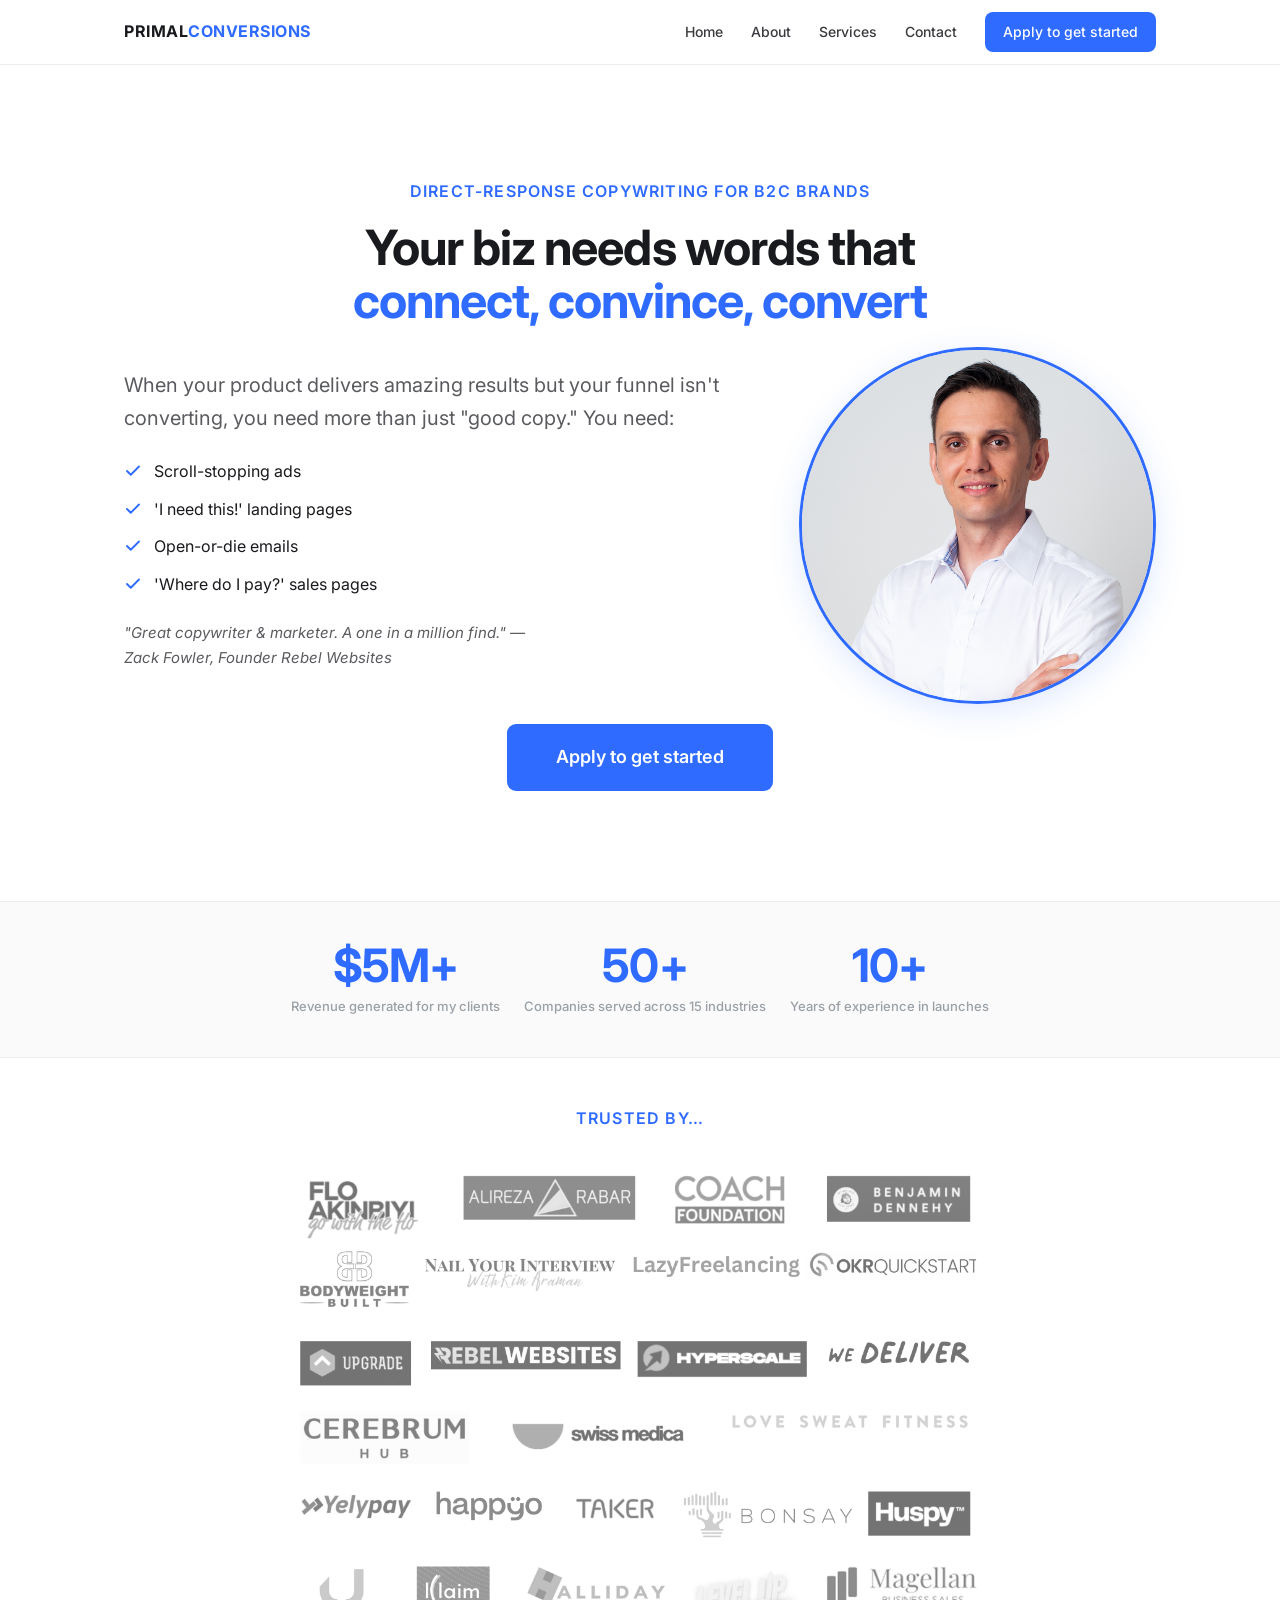
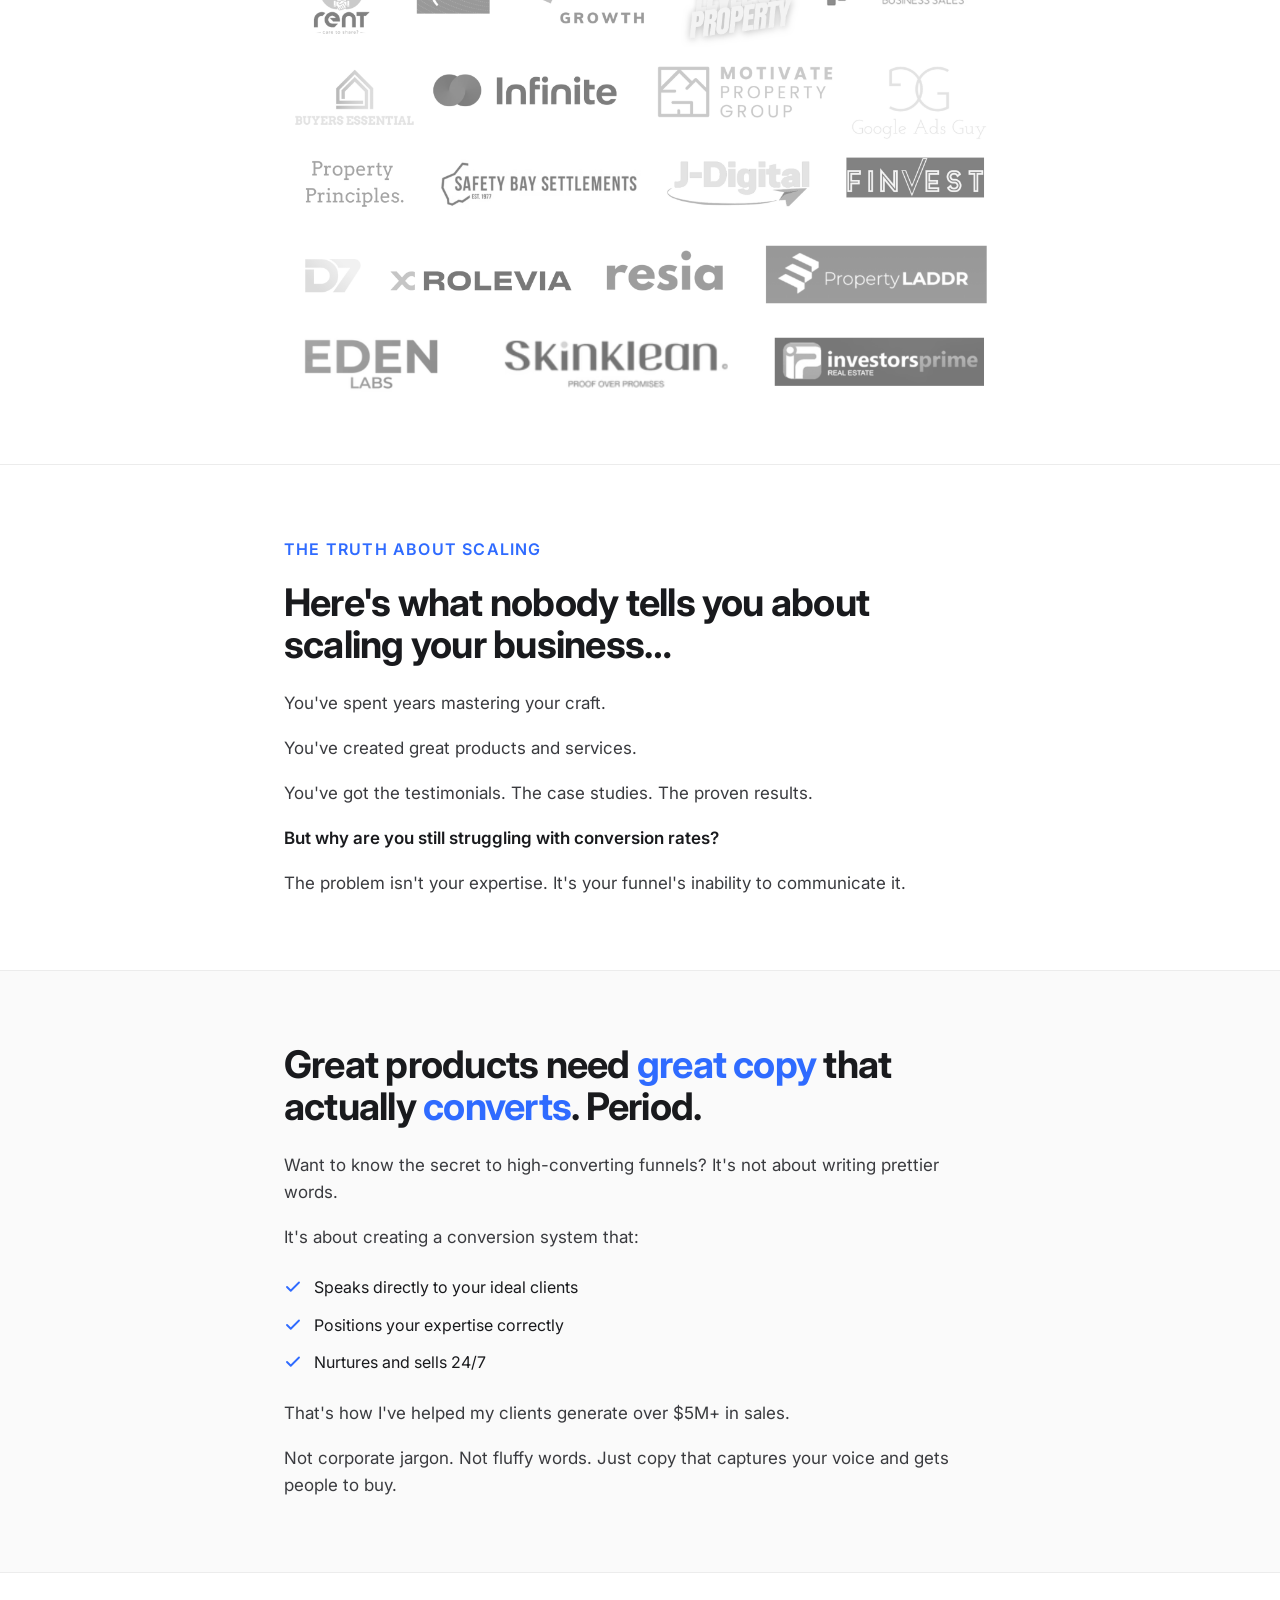
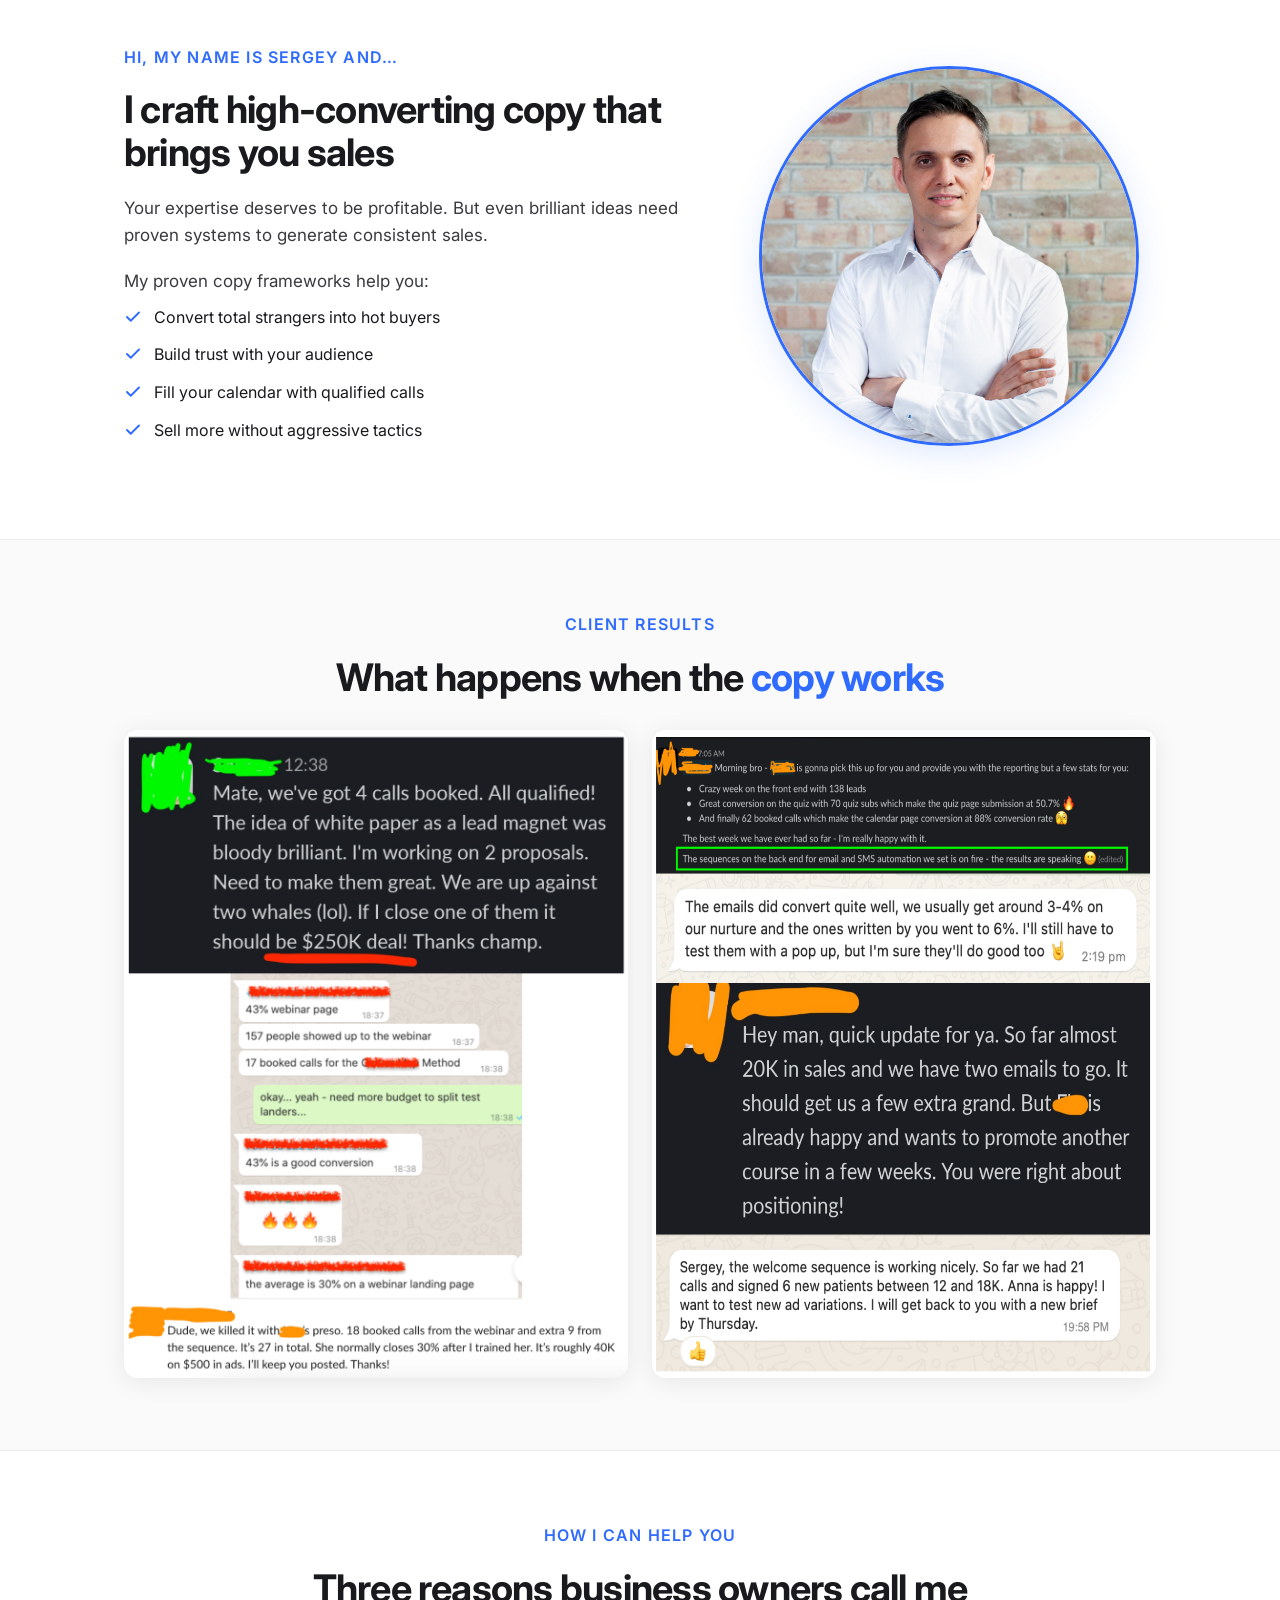
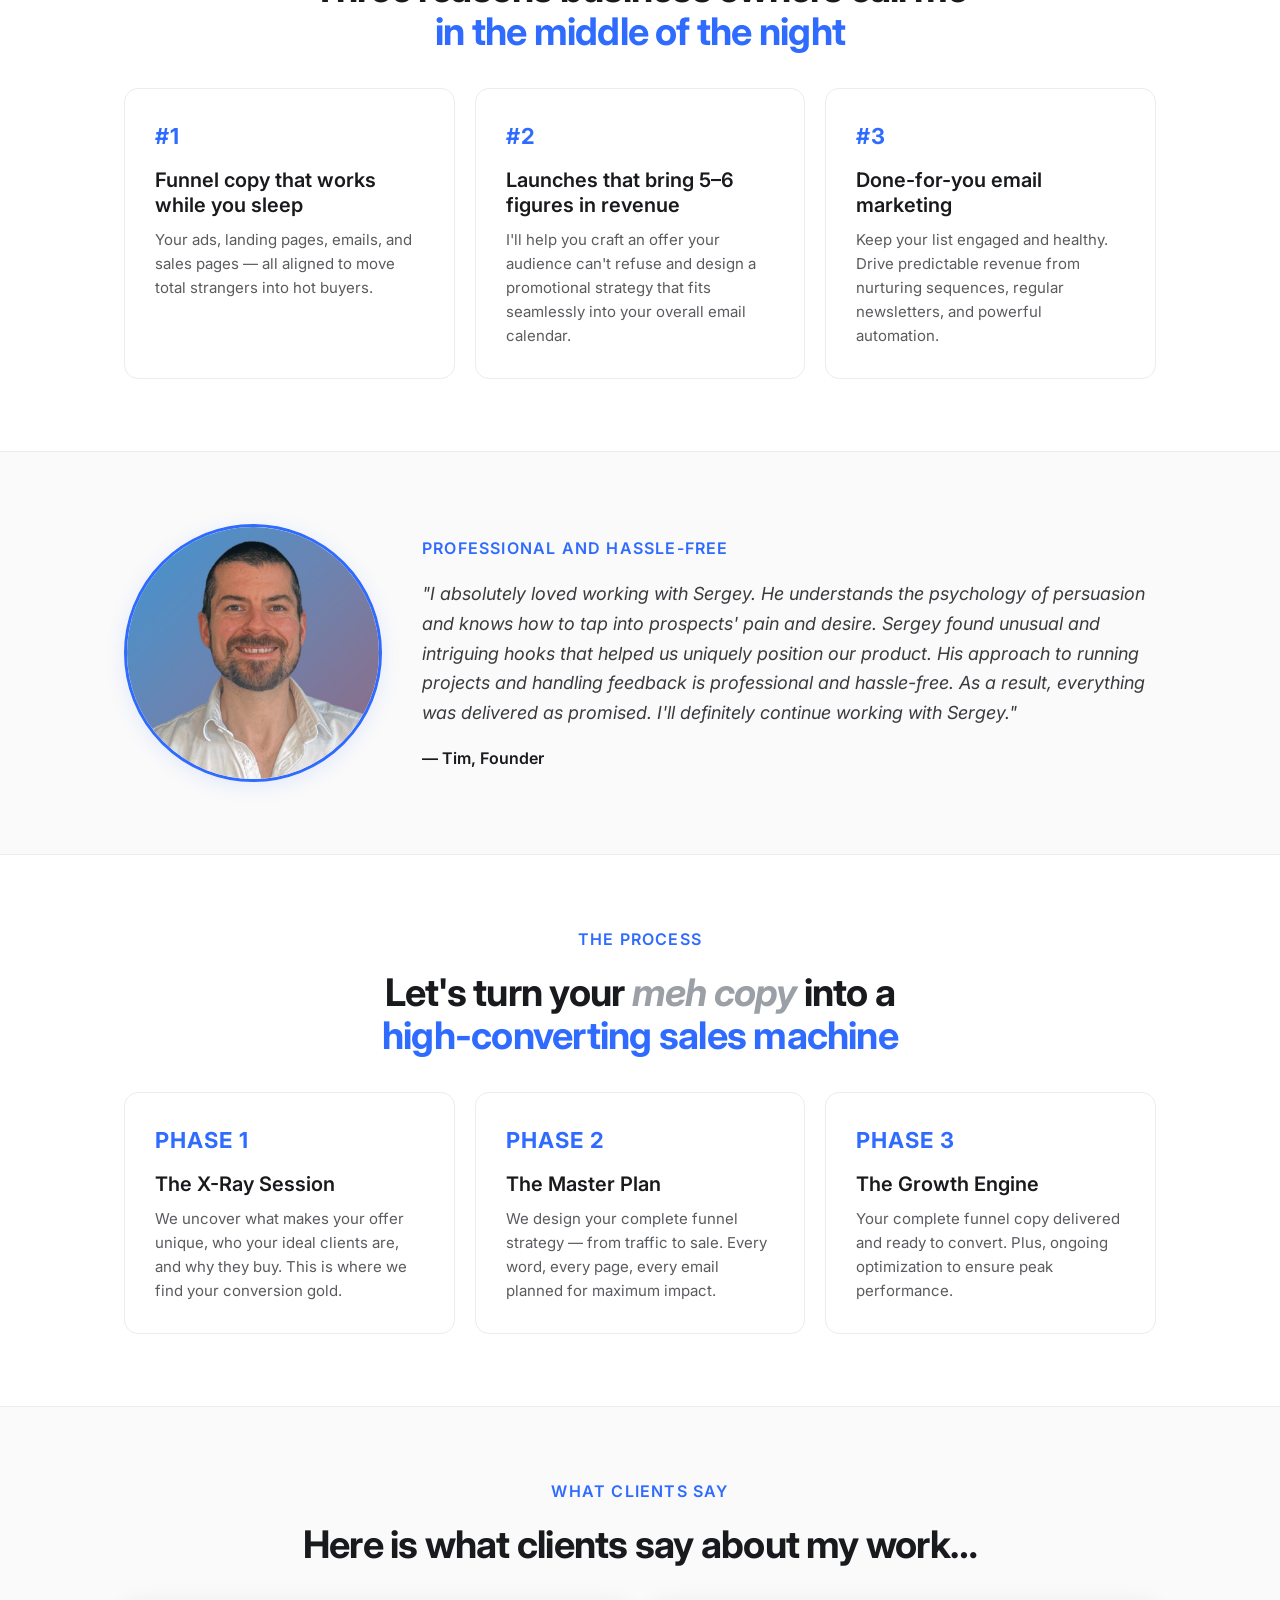
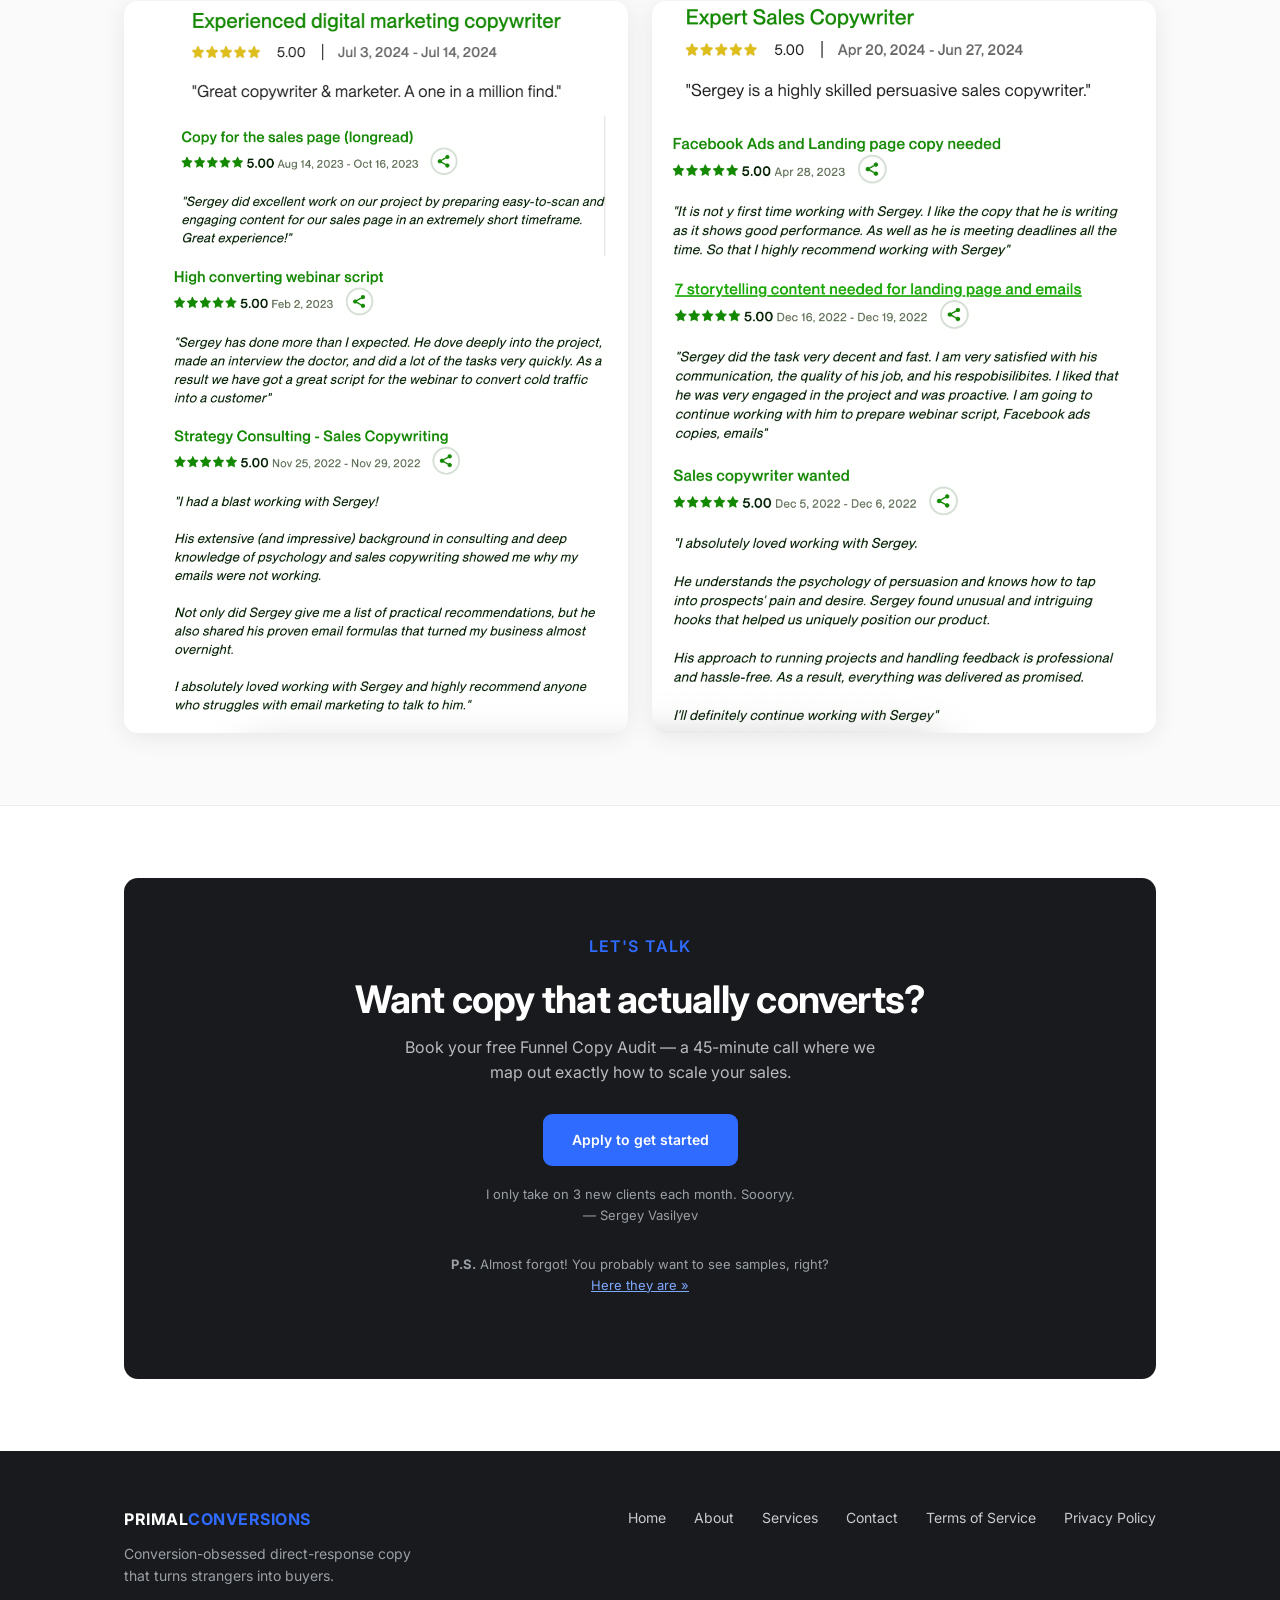
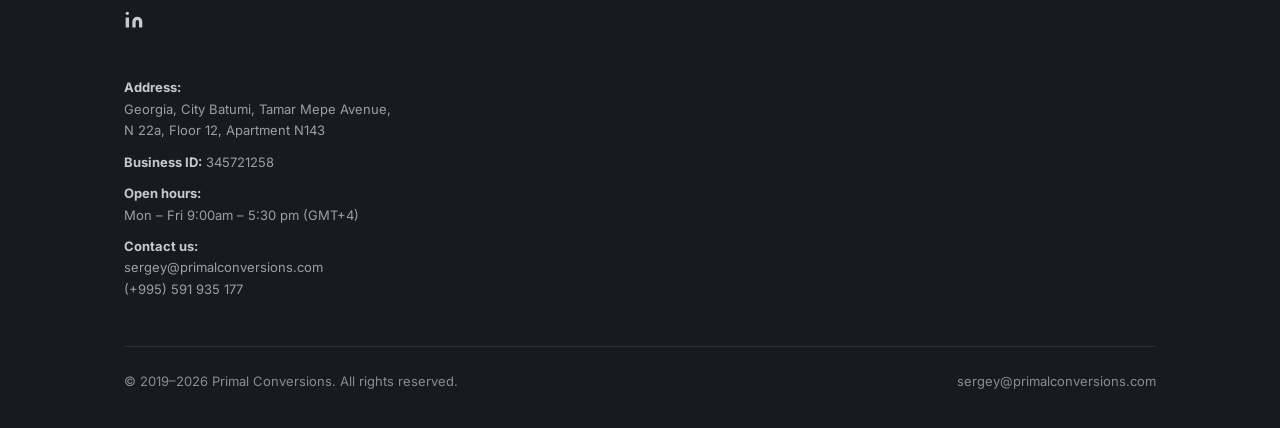
<file: index.html>
<!DOCTYPE html>
<html lang="en">
<head>
<meta charset="UTF-8">
<meta name="viewport" content="width=device-width, initial-scale=1.0">
<title>Primal Conversions — Direct-Response Copy That Converts</title>
<meta name="description" content="Direct-response copywriting that connects, convinces, and converts. Ads, landing pages, emails, and sales pages that turn strangers into buyers.">
<link rel="preconnect" href="https://fonts.googleapis.com">
<link rel="preconnect" href="https://fonts.gstatic.com" crossorigin>
<link href="https://fonts.googleapis.com/css2?family=Inter:wght@400;500;600;700&display=swap" rel="stylesheet">
<link rel="icon" type="image/x-icon" href="favicon.ico">
<link rel="icon" type="image/svg+xml" href="favicon.svg">
<link rel="apple-touch-icon" href="apple-touch-icon.png">
<link rel="stylesheet" href="styles.css">
</head>
<body>

<nav class="nav">
  <div class="wrap">
    <a href="index.html" class="logo">PRIMAL<span class="accent">CONVERSIONS</span></a>
    <button class="menu-btn" aria-label="Menu" onclick="document.getElementById('nav').classList.toggle('open')">&#9776;</button>
    <div class="nav-links" id="nav">
      <a href="index.html">Home</a>
      <a href="about.html">About</a>
      <a href="services.html">Services</a>
      <a href="contact.html">Contact</a>
      <a href="https://calendly.com/primal-conversions/book-your-copy-call-with-sergey" target="_blank" rel="noopener" class="nav-cta">Apply to get started</a>
    </div>
  </div>
</nav>

<!-- HERO -->
<section class="hero">
  <div class="wrap">
    <div class="hero-head">
      <div class="tag reveal">Direct-response copywriting for B2C Brands</div>
      <h1 class="reveal">Your biz needs words that<br><span class="accent">connect, convince, convert</span></h1>
    </div>
    <div class="hero-body">
      <div class="hero-copy">
        <p class="lead reveal">When your product delivers amazing results but your funnel isn't converting, you need more than just "good copy." You need:</p>
        <ul class="check reveal">
          <li><svg width="18" height="18" viewBox="0 0 24 24" fill="none"><path d="M20 6L9 17l-5-5" stroke="#2F6BFF" stroke-width="2.5" stroke-linecap="round" stroke-linejoin="round"/></svg>Scroll-stopping ads</li>
          <li><svg width="18" height="18" viewBox="0 0 24 24" fill="none"><path d="M20 6L9 17l-5-5" stroke="#2F6BFF" stroke-width="2.5" stroke-linecap="round" stroke-linejoin="round"/></svg>'I need this!' landing pages</li>
          <li><svg width="18" height="18" viewBox="0 0 24 24" fill="none"><path d="M20 6L9 17l-5-5" stroke="#2F6BFF" stroke-width="2.5" stroke-linecap="round" stroke-linejoin="round"/></svg>Open-or-die emails</li>
          <li><svg width="18" height="18" viewBox="0 0 24 24" fill="none"><path d="M20 6L9 17l-5-5" stroke="#2F6BFF" stroke-width="2.5" stroke-linecap="round" stroke-linejoin="round"/></svg>'Where do I pay?' sales pages</li>
        </ul>
        <p class="lead reveal" style="font-style:italic;font-size:15px;margin-top:20px">"Great copywriter &amp; marketer. A one in a million find." — Zack Fowler, Founder Rebel Websites</p>
      </div>
      <div class="hero-img-wrap reveal">
        <img src="images/hero image.png" alt="Sergey Vasilyev — Primal Conversions" class="hero-img">
      </div>
    </div>
    <div class="hero-cta reveal">
      <a href="https://calendly.com/primal-conversions/book-your-copy-call-with-sergey" target="_blank" rel="noopener" class="btn btn-primary btn-lg">Apply to get started</a>
    </div>
  </div>
</section>

<!-- STATS -->
<section class="stats" style="padding:40px 0">
  <div class="wrap">
    <div class="stat reveal"><div class="num">$5M+</div><div class="lbl">Revenue generated for my clients</div></div>
    <div class="stat reveal"><div class="num">50+</div><div class="lbl">Companies served across 15 industries</div></div>
    <div class="stat reveal"><div class="num">10+</div><div class="lbl">Years of experience in launches</div></div>
  </div>
</section>

<!-- LOGOS -->
<div class="logos">
  <div class="wrap">
    <div class="label">TRUSTED BY&hellip;</div>
    <div class="logo-img-wrap reveal">
      <img src="images/client logos-.png" alt="Clients trusted by Primal Conversions" class="client-logos-img">
    </div>
  </div>
</div>

<!-- STORY 1 -->
<section>
  <div class="wrap prose" style="max-width:760px">
    <div class="tag reveal">The truth about scaling</div>
    <h2 class="reveal" style="margin-bottom:24px">Here's what nobody tells you about scaling your business&hellip;</h2>
    <div class="reveal">
      <p>You've spent years mastering your craft.</p>
      <p>You've created great products and services.</p>
      <p>You've got the testimonials. The case studies. The proven results.</p>
      <p><strong>But why are you still struggling with conversion rates?</strong></p>
      <p>The problem isn't your expertise. It's your funnel's inability to communicate it.</p>
    </div>
  </div>
</section>

<!-- STORY 2 -->
<section style="background:var(--surface);border-top:1px solid var(--line);border-bottom:1px solid var(--line)">
  <div class="wrap prose" style="max-width:760px">
    <h2 class="reveal" style="margin-bottom:24px">Great products need <span class="accent">great copy</span> that actually <span class="accent">converts</span>. Period.</h2>
    <div class="reveal">
      <p>Want to know the secret to high-converting funnels? It's not about writing prettier words.</p>
      <p>It's about creating a conversion system that:</p>
    </div>
    <ul class="check reveal">
      <li><svg width="18" height="18" viewBox="0 0 24 24" fill="none"><path d="M20 6L9 17l-5-5" stroke="#2F6BFF" stroke-width="2.5" stroke-linecap="round" stroke-linejoin="round"/></svg>Speaks directly to your ideal clients</li>
      <li><svg width="18" height="18" viewBox="0 0 24 24" fill="none"><path d="M20 6L9 17l-5-5" stroke="#2F6BFF" stroke-width="2.5" stroke-linecap="round" stroke-linejoin="round"/></svg>Positions your expertise correctly</li>
      <li><svg width="18" height="18" viewBox="0 0 24 24" fill="none"><path d="M20 6L9 17l-5-5" stroke="#2F6BFF" stroke-width="2.5" stroke-linecap="round" stroke-linejoin="round"/></svg>Nurtures and sells 24/7</li>
    </ul>
    <div class="reveal prose">
      <p>That's how I've helped my clients generate over $5M+ in sales.</p>
      <p>Not corporate jargon. Not fluffy words. Just copy that captures your voice and gets people to buy.</p>
    </div>
  </div>
</section>

<!-- INTRO / SERGEY -->
<section>
  <div class="wrap">
    <div class="two-col">
      <div class="reveal prose">
        <div class="tag">Hi, my name is Sergey and&hellip;</div>
        <h2 style="margin-bottom:22px">I craft high-converting copy that brings you sales</h2>
        <p>Your expertise deserves to be profitable. But even brilliant ideas need proven systems to generate consistent sales.</p>
        <p style="margin-bottom:10px">My proven copy frameworks help you:</p>
        <ul class="check" style="margin-top:6px">
          <li><svg width="18" height="18" viewBox="0 0 24 24" fill="none"><path d="M20 6L9 17l-5-5" stroke="#2F6BFF" stroke-width="2.5" stroke-linecap="round" stroke-linejoin="round"/></svg>Convert total strangers into hot buyers</li>
          <li><svg width="18" height="18" viewBox="0 0 24 24" fill="none"><path d="M20 6L9 17l-5-5" stroke="#2F6BFF" stroke-width="2.5" stroke-linecap="round" stroke-linejoin="round"/></svg>Build trust with your audience</li>
          <li><svg width="18" height="18" viewBox="0 0 24 24" fill="none"><path d="M20 6L9 17l-5-5" stroke="#2F6BFF" stroke-width="2.5" stroke-linecap="round" stroke-linejoin="round"/></svg>Fill your calendar with qualified calls</li>
          <li><svg width="18" height="18" viewBox="0 0 24 24" fill="none"><path d="M20 6L9 17l-5-5" stroke="#2F6BFF" stroke-width="2.5" stroke-linecap="round" stroke-linejoin="round"/></svg>Sell more without aggressive tactics</li>
        </ul>
      </div>
      <div class="reveal" style="display:flex;justify-content:center">
        <img src="images/about us image.jpg" alt="Sergey Vasilyev" class="about-img">
      </div>
    </div>
  </div>
</section>

<!-- RESULT CARDS -->
<section style="background:var(--surface);border-top:1px solid var(--line);border-bottom:1px solid var(--line)">
  <div class="wrap">
    <div class="tag reveal" style="text-align:center;justify-content:center">Client results</div>
    <h2 class="reveal" style="margin-bottom:32px;text-align:center">What happens when the <span class="blue">copy works</span></h2>
    <div class="results-imgs">
      <img src="images/results 1.png" alt="Client results 1" class="results-img reveal">
      <img src="images/results 2.png" alt="Client results 2" class="results-img reveal">
    </div>
  </div>
</section>

<!-- THREE REASONS -->
<section>
  <div class="wrap">
    <div class="tag reveal" style="justify-content:center;text-align:center">How I can help you</div>
    <h2 class="reveal" style="margin-bottom:36px;text-align:center">Three reasons business owners call me<br><span class="blue">in the middle of the night</span></h2>
    <div class="grid grid-3">
      <div class="card reveal">
        <div class="step">#1</div>
        <h3>Funnel copy that works while you sleep</h3>
        <p>Your ads, landing pages, emails, and sales pages — all aligned to move total strangers into hot buyers.</p>
      </div>
      <div class="card reveal">
        <div class="step">#2</div>
        <h3>Launches that bring 5–6 figures in revenue</h3>
        <p>I'll help you craft an offer your audience can't refuse and design a promotional strategy that fits seamlessly into your overall email calendar.</p>
      </div>
      <div class="card reveal">
        <div class="step">#3</div>
        <h3>Done-for-you email marketing</h3>
        <p>Keep your list engaged and healthy. Drive predictable revenue from nurturing sequences, regular newsletters, and powerful automation.</p>
      </div>
    </div>
  </div>
</section>

<!-- FEATURE TESTIMONIAL -->
<section style="background:var(--surface);border-top:1px solid var(--line);border-bottom:1px solid var(--line)">
  <div class="wrap">
    <div class="testimonial-row">
      <div class="reveal testimonial-photo">
        <img src="images/tim.jpeg" alt="Tim" class="tim-img">
      </div>
      <div class="reveal testimonial-body">
        <div class="tag">Professional and hassle-free</div>
        <p class="prose" style="font-size:18px;font-style:italic;color:var(--ink-soft);line-height:1.65">"I absolutely loved working with Sergey. He understands the psychology of persuasion and knows how to tap into prospects' pain and desire. Sergey found unusual and intriguing hooks that helped us uniquely position our product. His approach to running projects and handling feedback is professional and hassle-free. As a result, everything was delivered as promised. I'll definitely continue working with Sergey."</p>
        <p style="margin-top:18px;font-weight:600">— Tim, Founder</p>
      </div>
    </div>
  </div>
</section>

<!-- PHASES -->
<section>
  <div class="wrap">
    <div class="tag reveal" style="text-align:center">The process</div>
    <h2 class="reveal" style="margin-bottom:36px;text-align:center">Let's turn your <span style="color:var(--faint);font-style:italic">meh copy</span> into a<br><span class="accent">high-converting sales machine</span></h2>
    <div class="grid grid-3">
      <div class="card reveal">
        <div class="step">PHASE 1</div>
        <h3>The X-Ray Session</h3>
        <p>We uncover what makes your offer unique, who your ideal clients are, and why they buy. This is where we find your conversion gold.</p>
      </div>
      <div class="card reveal">
        <div class="step">PHASE 2</div>
        <h3>The Master Plan</h3>
        <p>We design your complete funnel strategy — from traffic to sale. Every word, every page, every email planned for maximum impact.</p>
      </div>
      <div class="card reveal">
        <div class="step">PHASE 3</div>
        <h3>The Growth Engine</h3>
        <p>Your complete funnel copy delivered and ready to convert. Plus, ongoing optimization to ensure peak performance.</p>
      </div>
    </div>
  </div>
</section>

<!-- REVIEWS -->
<section style="background:var(--surface);border-top:1px solid var(--line);border-bottom:1px solid var(--line)">
  <div class="wrap">
    <div class="tag reveal" style="text-align:center">What clients say</div>
    <h2 class="reveal" style="margin-bottom:36px;text-align:center">Here is what clients say about my work&hellip;</h2>
    <div class="results-imgs">
      <img src="images/clients say 1.png" alt="Client testimonials" class="results-img reveal">
      <img src="images/clients say 2.png" alt="Client testimonials" class="results-img reveal">
    </div>
  </div>
</section>

<!-- FINAL CTA -->
<section>
  <div class="wrap">
    <div class="cta-band reveal">
      <div class="tag" style="color:var(--blue)">Let's talk</div>
      <h2>Want copy that actually converts?</h2>
      <p>Book your free Funnel Copy Audit — a 45-minute call where we map out exactly how to scale your sales.</p>
      <a href="https://calendly.com/primal-conversions/book-your-copy-call-with-sergey" target="_blank" rel="noopener" class="btn btn-primary" style="background:var(--blue)">Apply to get started</a>
      <p class="note">I only take on 3 new clients each month. Soooryy.<br>— Sergey Vasilyev</p>
      <p class="note" style="margin-top:14px"><strong>P.S.</strong> Almost forgot! You probably want to see samples, right? <a href="https://docs.google.com/document/d/1qrfsg4CfmH8XKoCfCaiZGnV6vKZp-6wMqgPAmMsWTU8/edit?usp=sharing" target="_blank" rel="noopener" style="color:#7FA8FF;text-decoration:underline">Here they are &raquo;</a></p>
    </div>
  </div>
</section>

<footer>
  <div class="wrap">
    <div class="cols">
      <div>
        <div class="logo">PRIMAL<span class="accent">CONVERSIONS</span></div>
        <p class="tagline">Conversion-obsessed direct-response copy that turns strangers into buyers.</p>
        <a href="https://www.linkedin.com/in/sergey-v-vasilyev/" target="_blank" rel="noopener" class="li-link" aria-label="LinkedIn">
          <svg width="20" height="20" viewBox="0 0 24 24" fill="currentColor"><path d="M16 8a6 6 0 016 6v7h-4v-7a2 2 0 00-2-2 2 2 0 00-2 2v7h-4v-7a6 6 0 016-6zM2 9h4v12H2z"/><circle cx="4" cy="4" r="2"/></svg>
        </a>
      </div>
      <div class="fnav">
        <a href="index.html">Home</a>
        <a href="about.html">About</a>
        <a href="services.html">Services</a>
        <a href="contact.html">Contact</a>
        <a href="terms.html">Terms of Service</a>
        <a href="privacy.html">Privacy Policy</a>
      </div>
      <div class="finfo">
        <p><strong>Address:</strong><br>Georgia, City Batumi, Tamar Mepe Avenue,<br>N 22a, Floor 12, Apartment N143</p>
        <p><strong>Business ID:</strong> 345721258</p>
        <p><strong>Open hours:</strong><br>Mon – Fri 9:00am – 5:30 pm (GMT+4)</p>
        <p><strong>Contact us:</strong><br>
          <a href="mailto:sergey@primalconversions.com">sergey@primalconversions.com</a><br>
          <a href="tel:+995591935177">(+995) 591 935 177</a>
        </p>
      </div>
    </div>
    <div class="meta">
      <span>&copy; 2019–2026 Primal Conversions. All rights reserved.</span>
      <a href="mailto:sergey@primalconversions.com">sergey@primalconversions.com</a>
    </div>
  </div>
</footer>

<script>
const io=new IntersectionObserver((es)=>{es.forEach(e=>{if(e.isIntersecting){e.target.classList.add('in');io.unobserve(e.target)}})},{threshold:.12});
document.querySelectorAll('.reveal').forEach(el=>io.observe(el));
</script>
</body>
</html>
</file>
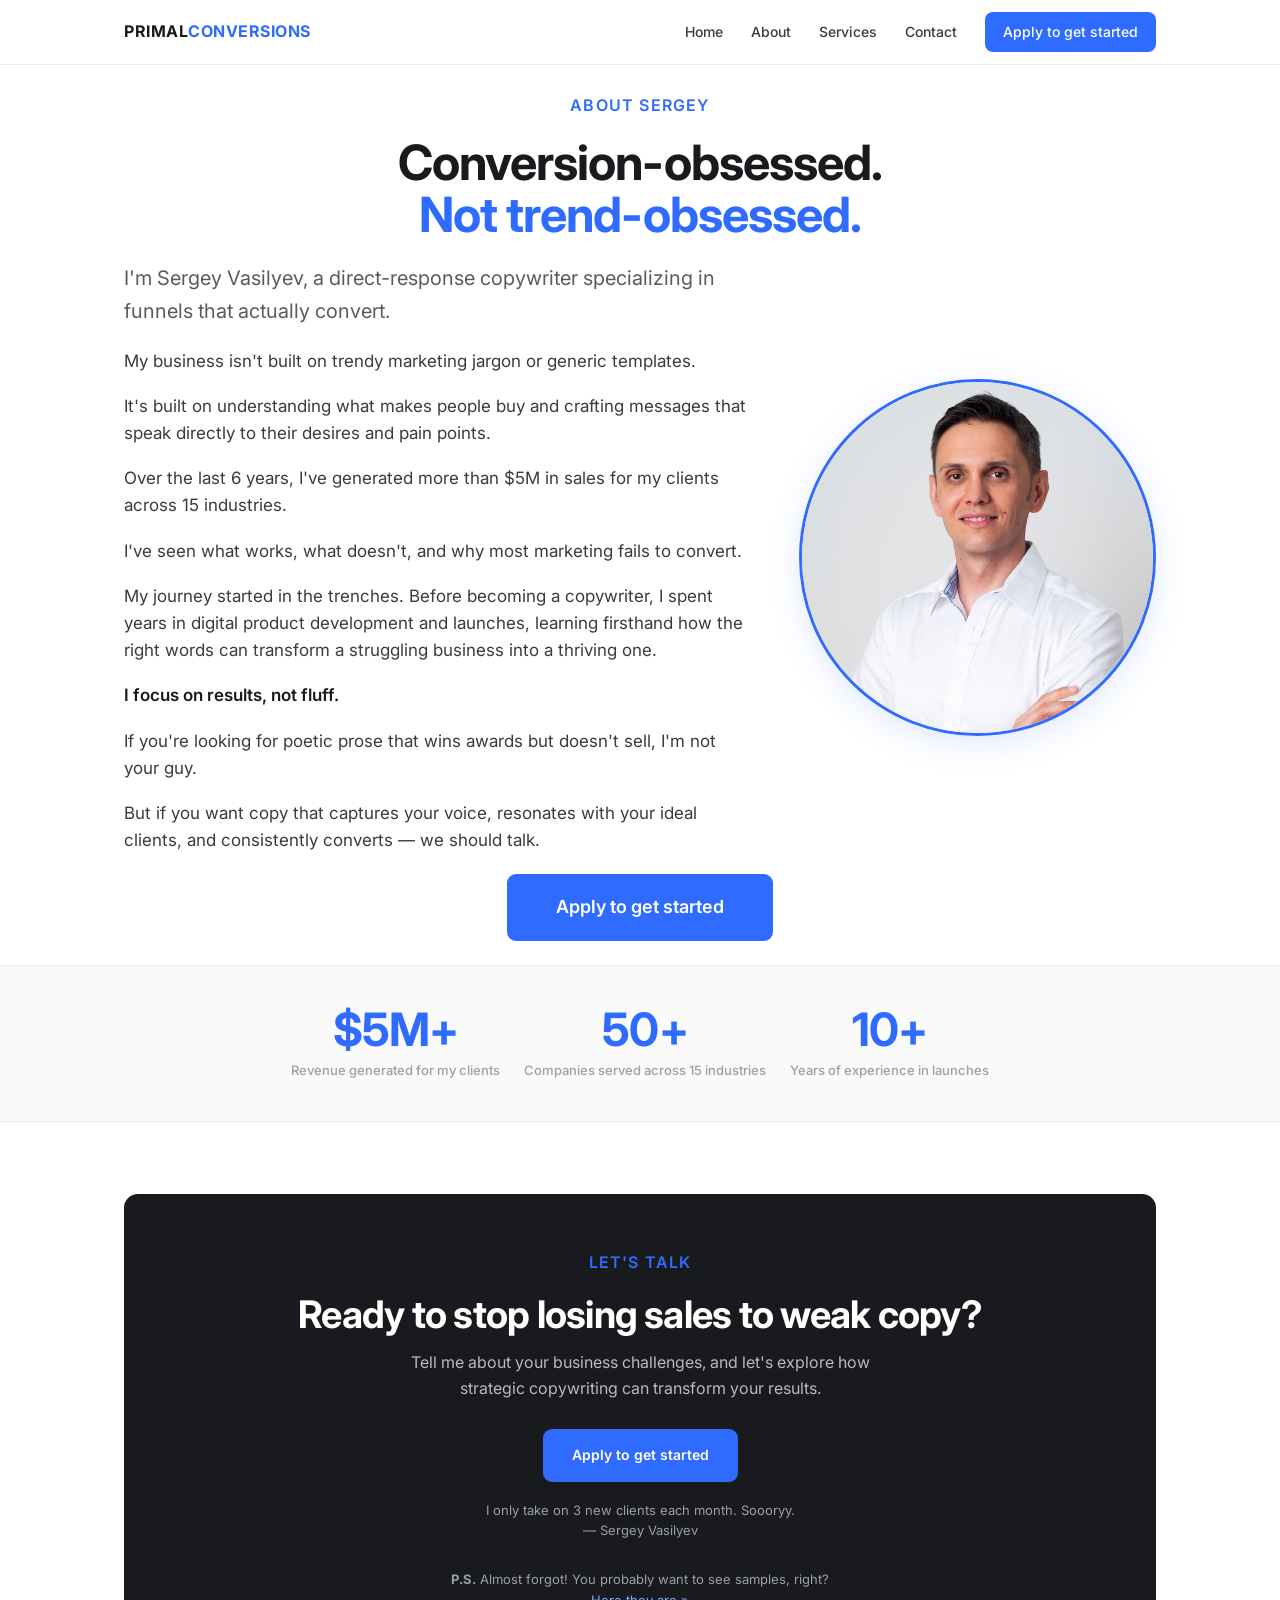
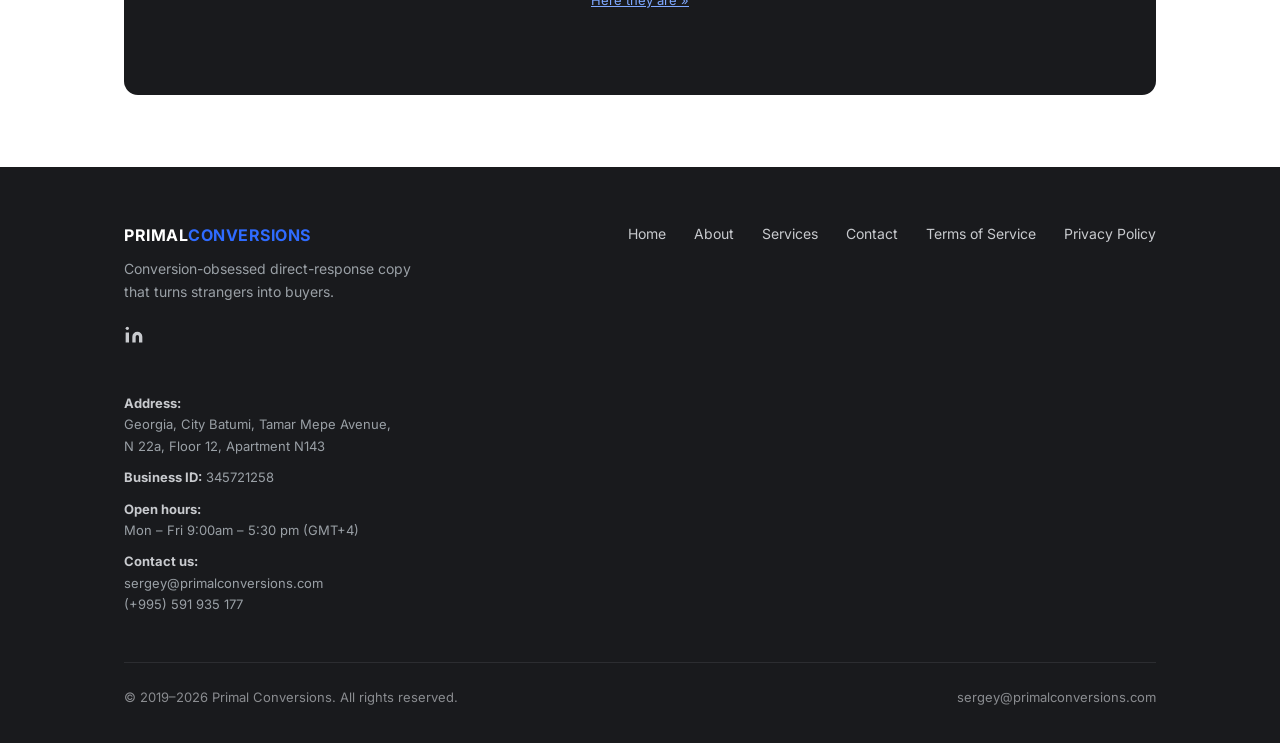
<file: about.html>
<!DOCTYPE html>
<html lang="en">
<head>
<meta charset="UTF-8">
<meta name="viewport" content="width=device-width, initial-scale=1.0">
<title>About — Primal Conversions</title>
<meta name="description" content="Conversion-obsessed, not trend-obsessed. Sergey Vasilyev is a direct-response copywriter specializing in funnels that actually convert.">
<link rel="preconnect" href="https://fonts.googleapis.com">
<link rel="preconnect" href="https://fonts.gstatic.com" crossorigin>
<link href="https://fonts.googleapis.com/css2?family=Inter:wght@400;500;600;700&display=swap" rel="stylesheet">
<link rel="icon" type="image/x-icon" href="favicon.ico">
<link rel="icon" type="image/svg+xml" href="favicon.svg">
<link rel="apple-touch-icon" href="apple-touch-icon.png">
<link rel="stylesheet" href="styles.css">
</head>
<body>

<nav class="nav">
  <div class="wrap">
    <a href="index.html" class="logo">PRIMAL<span class="accent">CONVERSIONS</span></a>
    <button class="menu-btn" aria-label="Menu" onclick="document.getElementById('nav').classList.toggle('open')">&#9776;</button>
    <div class="nav-links" id="nav">
      <a href="index.html">Home</a>
      <a href="about.html">About</a>
      <a href="services.html">Services</a>
      <a href="contact.html">Contact</a>
      <a href="https://calendly.com/primal-conversions/book-your-copy-call-with-sergey" target="_blank" rel="noopener" class="nav-cta">Apply to get started</a>
    </div>
  </div>
</nav>

<!-- HERO -->
<section class="hero">
  <div class="wrap">
    <div class="hero-head">
      <div class="tag reveal">About Sergey</div>
      <h1 class="reveal">Conversion-obsessed.<br><span class="accent">Not trend-obsessed.</span></h1>
    </div>
    <div class="hero-body">
      <div class="hero-copy">
        <p class="lead reveal">I'm Sergey Vasilyev, a direct-response copywriter specializing in funnels that actually convert.</p>
        <div class="reveal prose" style="margin-top:20px">
          <p>My business isn't built on trendy marketing jargon or generic templates.</p>
          <p>It's built on understanding what makes people buy and crafting messages that speak directly to their desires and pain points.</p>
          <p>Over the last 6 years, I've generated more than $5M in sales for my clients across 15 industries.</p>
          <p>I've seen what works, what doesn't, and why most marketing fails to convert.</p>
          <p>My journey started in the trenches. Before becoming a copywriter, I spent years in digital product development and launches, learning firsthand how the right words can transform a struggling business into a thriving one.</p>
          <p><strong>I focus on results, not fluff.</strong></p>
          <p>If you're looking for poetic prose that wins awards but doesn't sell, I'm not your guy.</p>
          <p>But if you want copy that captures your voice, resonates with your ideal clients, and consistently converts — we should talk.</p>
        </div>
      </div>
      <div class="hero-img-wrap reveal">
        <img src="images/hero image.png" alt="Sergey Vasilyev" class="hero-img">
      </div>
    </div>
    <div class="hero-cta reveal">
      <a href="https://calendly.com/primal-conversions/book-your-copy-call-with-sergey" target="_blank" rel="noopener" class="btn btn-primary btn-lg">Apply to get started</a>
    </div>
  </div>
</section>

<!-- STATS -->
<section class="stats" style="padding:40px 0">
  <div class="wrap">
    <div class="stat reveal"><div class="num">$5M+</div><div class="lbl">Revenue generated for my clients</div></div>
    <div class="stat reveal"><div class="num">50+</div><div class="lbl">Companies served across 15 industries</div></div>
    <div class="stat reveal"><div class="num">10+</div><div class="lbl">Years of experience in launches</div></div>
  </div>
</section>

<section>
  <div class="wrap">
    <div class="cta-band reveal">
      <div class="tag" style="color:var(--blue)">Let's talk</div>
      <h2>Ready to stop losing sales to weak copy?</h2>
      <p>Tell me about your business challenges, and let's explore how strategic copywriting can transform your results.</p>
      <a href="https://calendly.com/primal-conversions/book-your-copy-call-with-sergey" target="_blank" rel="noopener" class="btn btn-primary" style="background:var(--blue)">Apply to get started</a>
      <p class="note">I only take on 3 new clients each month. Soooryy.<br>— Sergey Vasilyev</p>
      <p class="note" style="margin-top:14px"><strong>P.S.</strong> Almost forgot! You probably want to see samples, right? <a href="https://docs.google.com/document/d/1qrfsg4CfmH8XKoCfCaiZGnV6vKZp-6wMqgPAmMsWTU8/edit?usp=sharing" target="_blank" rel="noopener" style="color:#7FA8FF;text-decoration:underline">Here they are &raquo;</a></p>
    </div>
  </div>
</section>

<footer>
  <div class="wrap">
    <div class="cols">
      <div>
        <div class="logo">PRIMAL<span class="accent">CONVERSIONS</span></div>
        <p class="tagline">Conversion-obsessed direct-response copy that turns strangers into buyers.</p>
        <a href="https://www.linkedin.com/in/sergey-v-vasilyev/" target="_blank" rel="noopener" class="li-link" aria-label="LinkedIn">
          <svg width="20" height="20" viewBox="0 0 24 24" fill="currentColor"><path d="M16 8a6 6 0 016 6v7h-4v-7a2 2 0 00-2-2 2 2 0 00-2 2v7h-4v-7a6 6 0 016-6zM2 9h4v12H2z"/><circle cx="4" cy="4" r="2"/></svg>
        </a>
      </div>
      <div class="fnav">
        <a href="index.html">Home</a>
        <a href="about.html">About</a>
        <a href="services.html">Services</a>
        <a href="contact.html">Contact</a>
        <a href="terms.html">Terms of Service</a>
        <a href="privacy.html">Privacy Policy</a>
      </div>
      <div class="finfo">
        <p><strong>Address:</strong><br>Georgia, City Batumi, Tamar Mepe Avenue,<br>N 22a, Floor 12, Apartment N143</p>
        <p><strong>Business ID:</strong> 345721258</p>
        <p><strong>Open hours:</strong><br>Mon – Fri 9:00am – 5:30 pm (GMT+4)</p>
        <p><strong>Contact us:</strong><br>
          <a href="mailto:sergey@primalconversions.com">sergey@primalconversions.com</a><br>
          <a href="tel:+995591935177">(+995) 591 935 177</a>
        </p>
      </div>
    </div>
    <div class="meta">
      <span>&copy; 2019–2026 Primal Conversions. All rights reserved.</span>
      <a href="mailto:sergey@primalconversions.com">sergey@primalconversions.com</a>
    </div>
  </div>
</footer>

<script>
const io=new IntersectionObserver((es)=>{es.forEach(e=>{if(e.isIntersecting){e.target.classList.add('in');io.unobserve(e.target)}})},{threshold:.12});
document.querySelectorAll('.reveal').forEach(el=>io.observe(el));
</script>
</body>
</html>
</file>
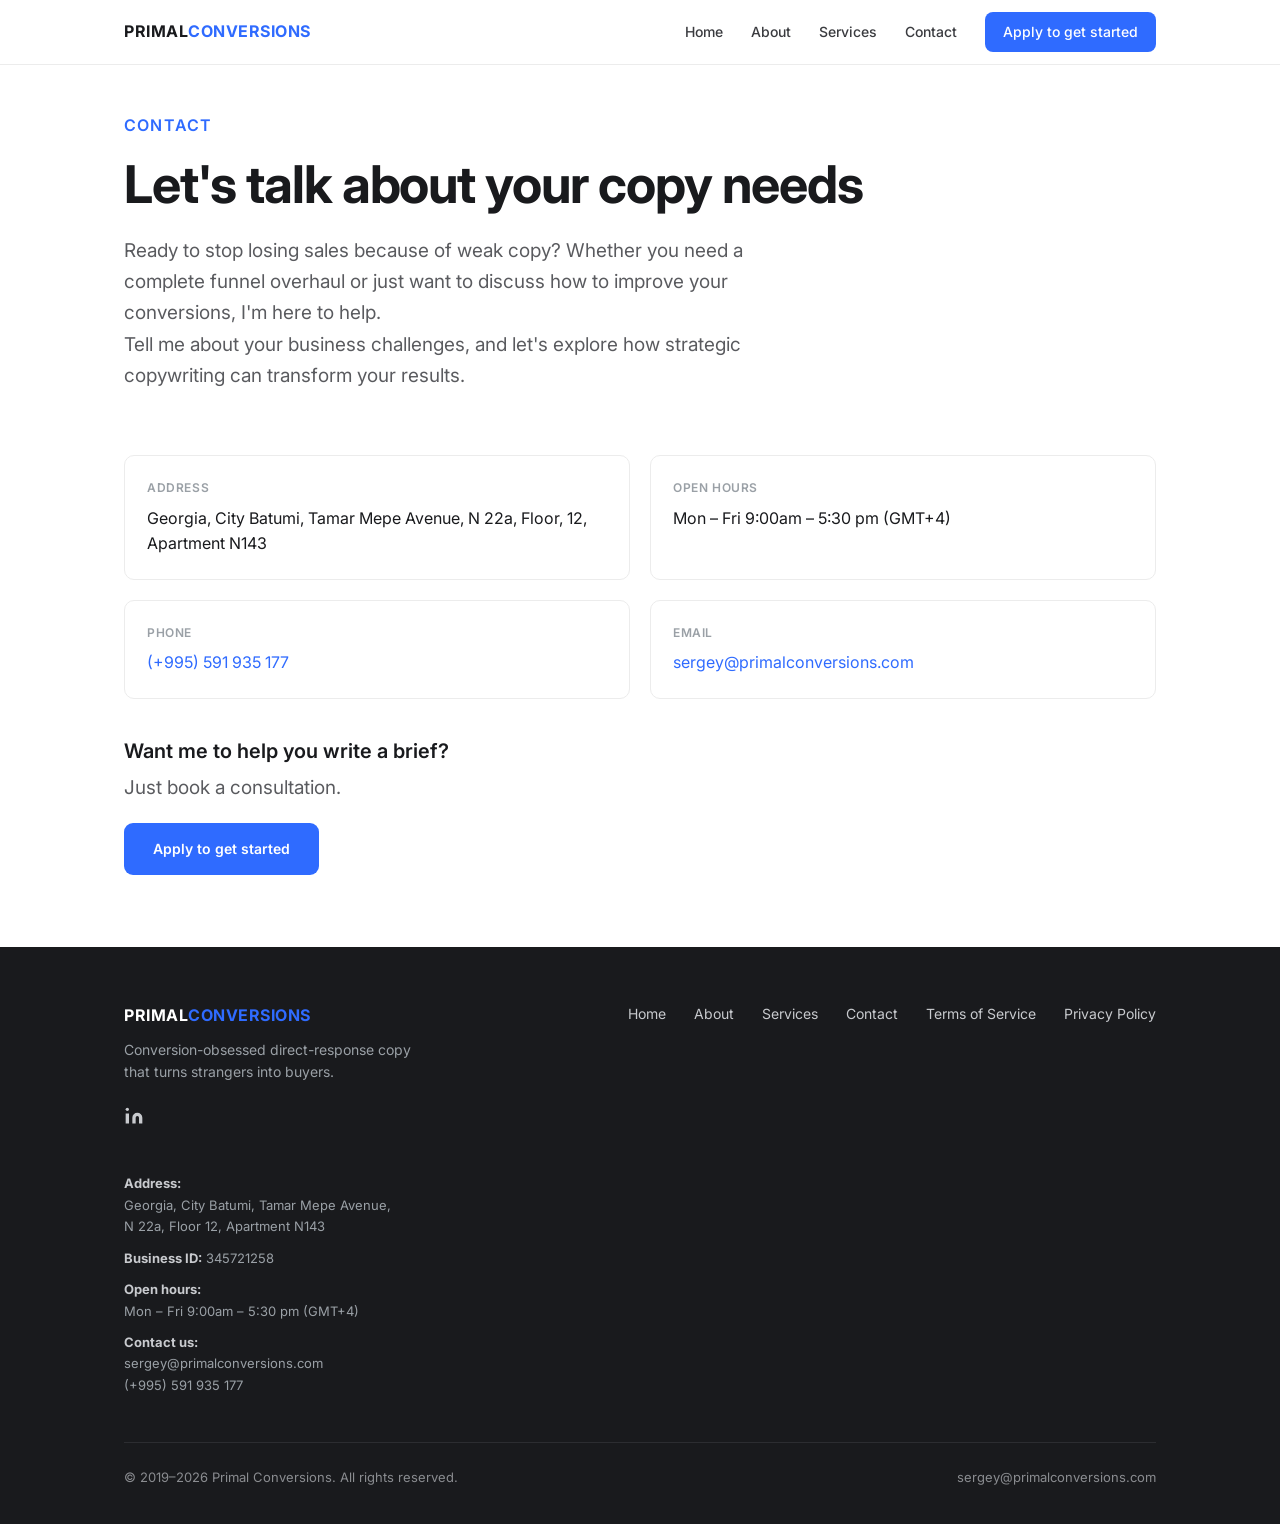
<file: contact.html>
<!DOCTYPE html>
<html lang="en">
<head>
<meta charset="UTF-8">
<meta name="viewport" content="width=device-width, initial-scale=1.0">
<title>Contact — Primal Conversions</title>
<meta name="description" content="Let's talk about your copy needs. Book a consultation with Primal Conversions.">
<link rel="preconnect" href="https://fonts.googleapis.com">
<link rel="preconnect" href="https://fonts.gstatic.com" crossorigin>
<link href="https://fonts.googleapis.com/css2?family=Inter:wght@400;500;600;700&display=swap" rel="stylesheet">
<link rel="icon" type="image/x-icon" href="favicon.ico">
<link rel="icon" type="image/svg+xml" href="favicon.svg">
<link rel="apple-touch-icon" href="apple-touch-icon.png">
<link rel="stylesheet" href="styles.css">
</head>
<body>

<nav class="nav">
  <div class="wrap">
    <a href="index.html" class="logo">PRIMAL<span class="accent">CONVERSIONS</span></a>
    <button class="menu-btn" aria-label="Menu" onclick="document.getElementById('nav').classList.toggle('open')">&#9776;</button>
    <div class="nav-links" id="nav">
      <a href="index.html">Home</a>
      <a href="about.html">About</a>
      <a href="services.html">Services</a>
      <a href="contact.html">Contact</a>
      <a href="https://calendly.com/primal-conversions/book-your-copy-call-with-sergey" target="_blank" rel="noopener" class="nav-cta">Apply to get started</a>
    </div>
  </div>
</nav>

<section style="padding:48px 0 24px">
  <div class="wrap">
    <div class="tag reveal">Contact</div>
    <h1 class="reveal">Let's talk about your copy needs</h1>
    <p class="lead reveal" style="margin-top:22px;max-width:56ch">Ready to stop losing sales because of weak copy? Whether you need a complete funnel overhaul or just want to discuss how to improve your conversions, I'm here to help.</p>
    <p class="lead reveal" style="max-width:56ch">Tell me about your business challenges, and let's explore how strategic copywriting can transform your results.</p>
  </div>
</section>

<section style="padding-top:8px">
  <div class="wrap">
    <div class="contact-grid">
      <div class="contact-item reveal">
        <div class="k">Address</div>
        <div class="v">Georgia, City Batumi, Tamar Mepe Avenue, N 22a, Floor, 12, Apartment N143</div>
      </div>
      <div class="contact-item reveal">
        <div class="k">Open hours</div>
        <div class="v">Mon – Fri 9:00am – 5:30 pm (GMT+4)</div>
      </div>
      <div class="contact-item reveal">
        <div class="k">Phone</div>
        <a class="v" href="tel:+995591935177">(+995) 591 935 177</a>
      </div>
      <div class="contact-item reveal">
        <div class="k">Email</div>
        <a class="v" href="mailto:sergey@primalconversions.com">sergey@primalconversions.com</a>
      </div>
    </div>

    <div class="reveal" style="margin-top:40px">
      <h3 style="margin-bottom:8px">Want me to help you write a brief?</h3>
      <p class="lead" style="margin-bottom:20px">Just book a consultation.</p>
      <a href="https://calendly.com/primal-conversions/book-your-copy-call-with-sergey" target="_blank" rel="noopener" class="btn btn-primary">Apply to get started</a>
    </div>
  </div>
</section>

<footer>
  <div class="wrap">
    <div class="cols">
      <div>
        <div class="logo">PRIMAL<span class="accent">CONVERSIONS</span></div>
        <p class="tagline">Conversion-obsessed direct-response copy that turns strangers into buyers.</p>
        <a href="https://www.linkedin.com/in/sergey-v-vasilyev/" target="_blank" rel="noopener" class="li-link" aria-label="LinkedIn">
          <svg width="20" height="20" viewBox="0 0 24 24" fill="currentColor"><path d="M16 8a6 6 0 016 6v7h-4v-7a2 2 0 00-2-2 2 2 0 00-2 2v7h-4v-7a6 6 0 016-6zM2 9h4v12H2z"/><circle cx="4" cy="4" r="2"/></svg>
        </a>
      </div>
      <div class="fnav">
        <a href="index.html">Home</a>
        <a href="about.html">About</a>
        <a href="services.html">Services</a>
        <a href="contact.html">Contact</a>
        <a href="terms.html">Terms of Service</a>
        <a href="privacy.html">Privacy Policy</a>
      </div>
      <div class="finfo">
        <p><strong>Address:</strong><br>Georgia, City Batumi, Tamar Mepe Avenue,<br>N 22a, Floor 12, Apartment N143</p>
        <p><strong>Business ID:</strong> 345721258</p>
        <p><strong>Open hours:</strong><br>Mon – Fri 9:00am – 5:30 pm (GMT+4)</p>
        <p><strong>Contact us:</strong><br>
          <a href="mailto:sergey@primalconversions.com">sergey@primalconversions.com</a><br>
          <a href="tel:+995591935177">(+995) 591 935 177</a>
        </p>
      </div>
    </div>
    <div class="meta">
      <span>&copy; 2019–2026 Primal Conversions. All rights reserved.</span>
      <a href="mailto:sergey@primalconversions.com">sergey@primalconversions.com</a>
    </div>
  </div>
</footer>

<script>
const io=new IntersectionObserver((es)=>{es.forEach(e=>{if(e.isIntersecting){e.target.classList.add('in');io.unobserve(e.target)}})},{threshold:.12});
document.querySelectorAll('.reveal').forEach(el=>io.observe(el));
</script>
</body>
</html>
</file>
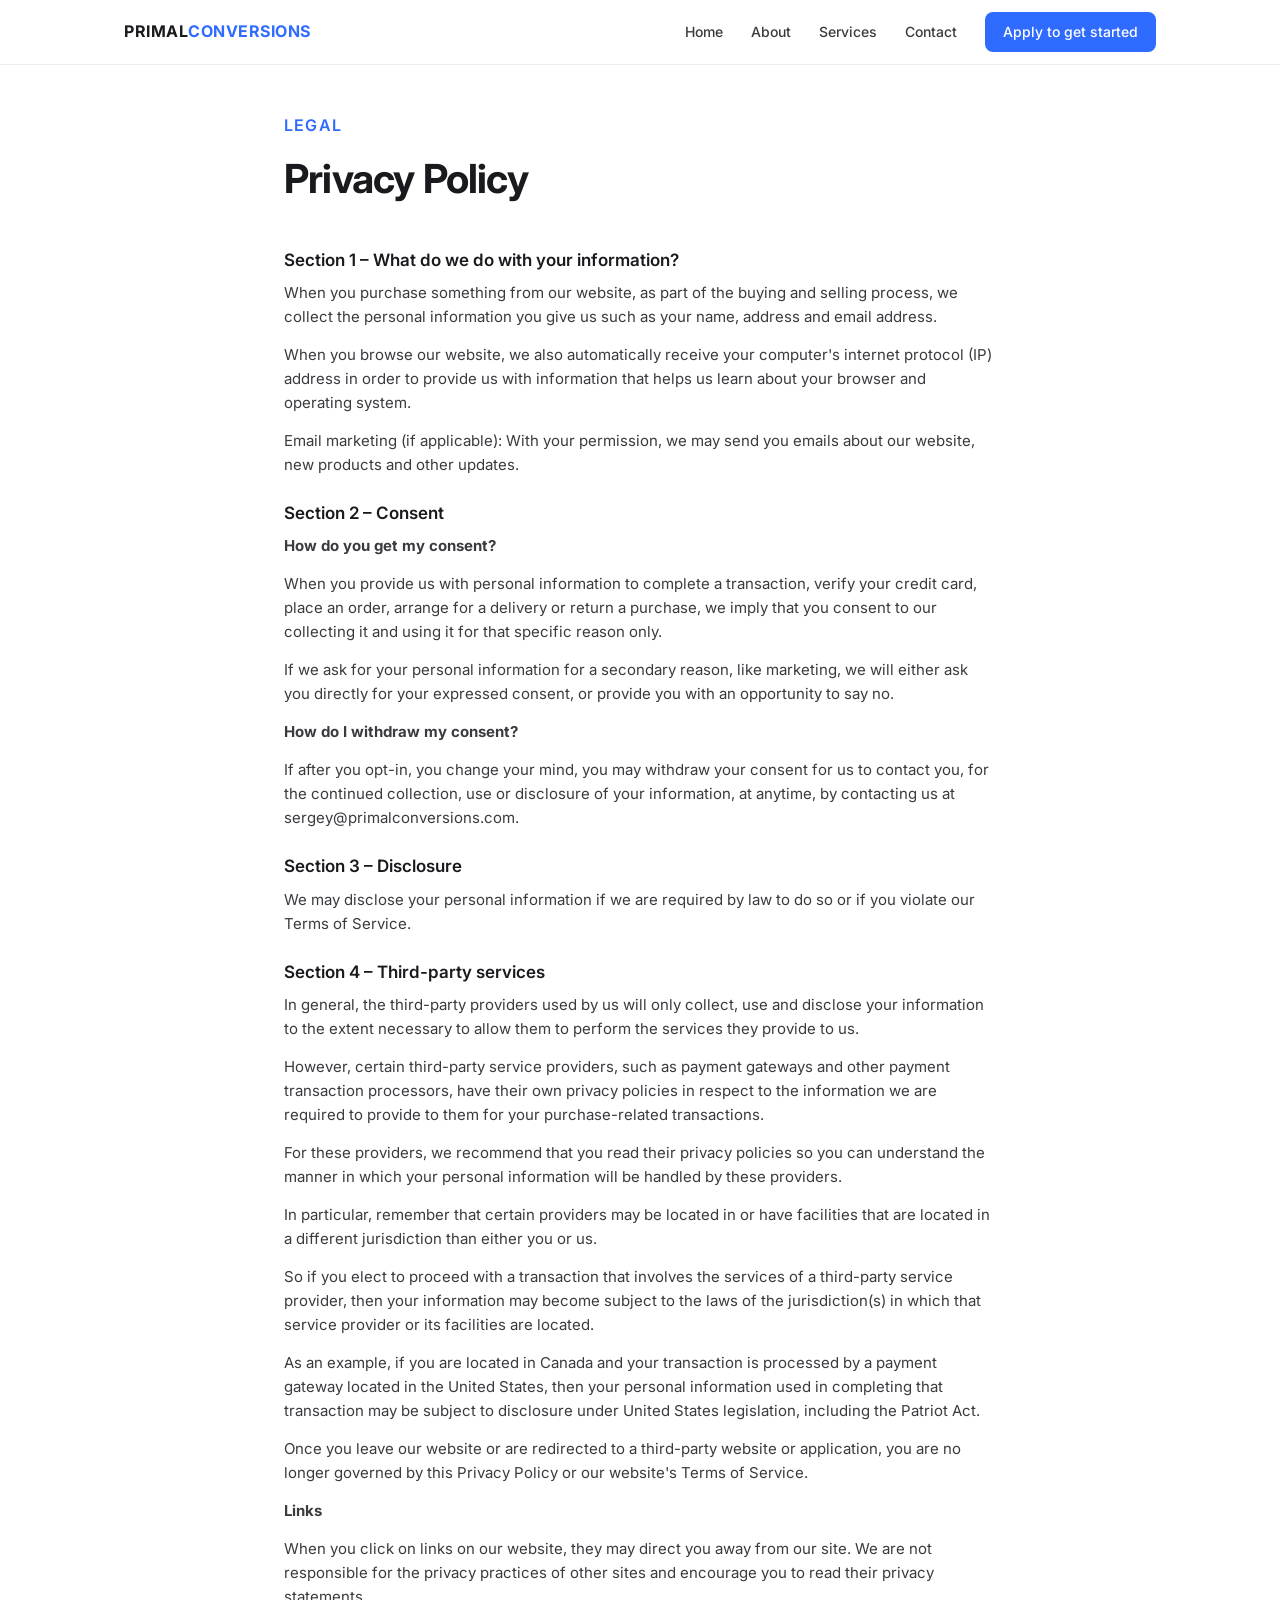
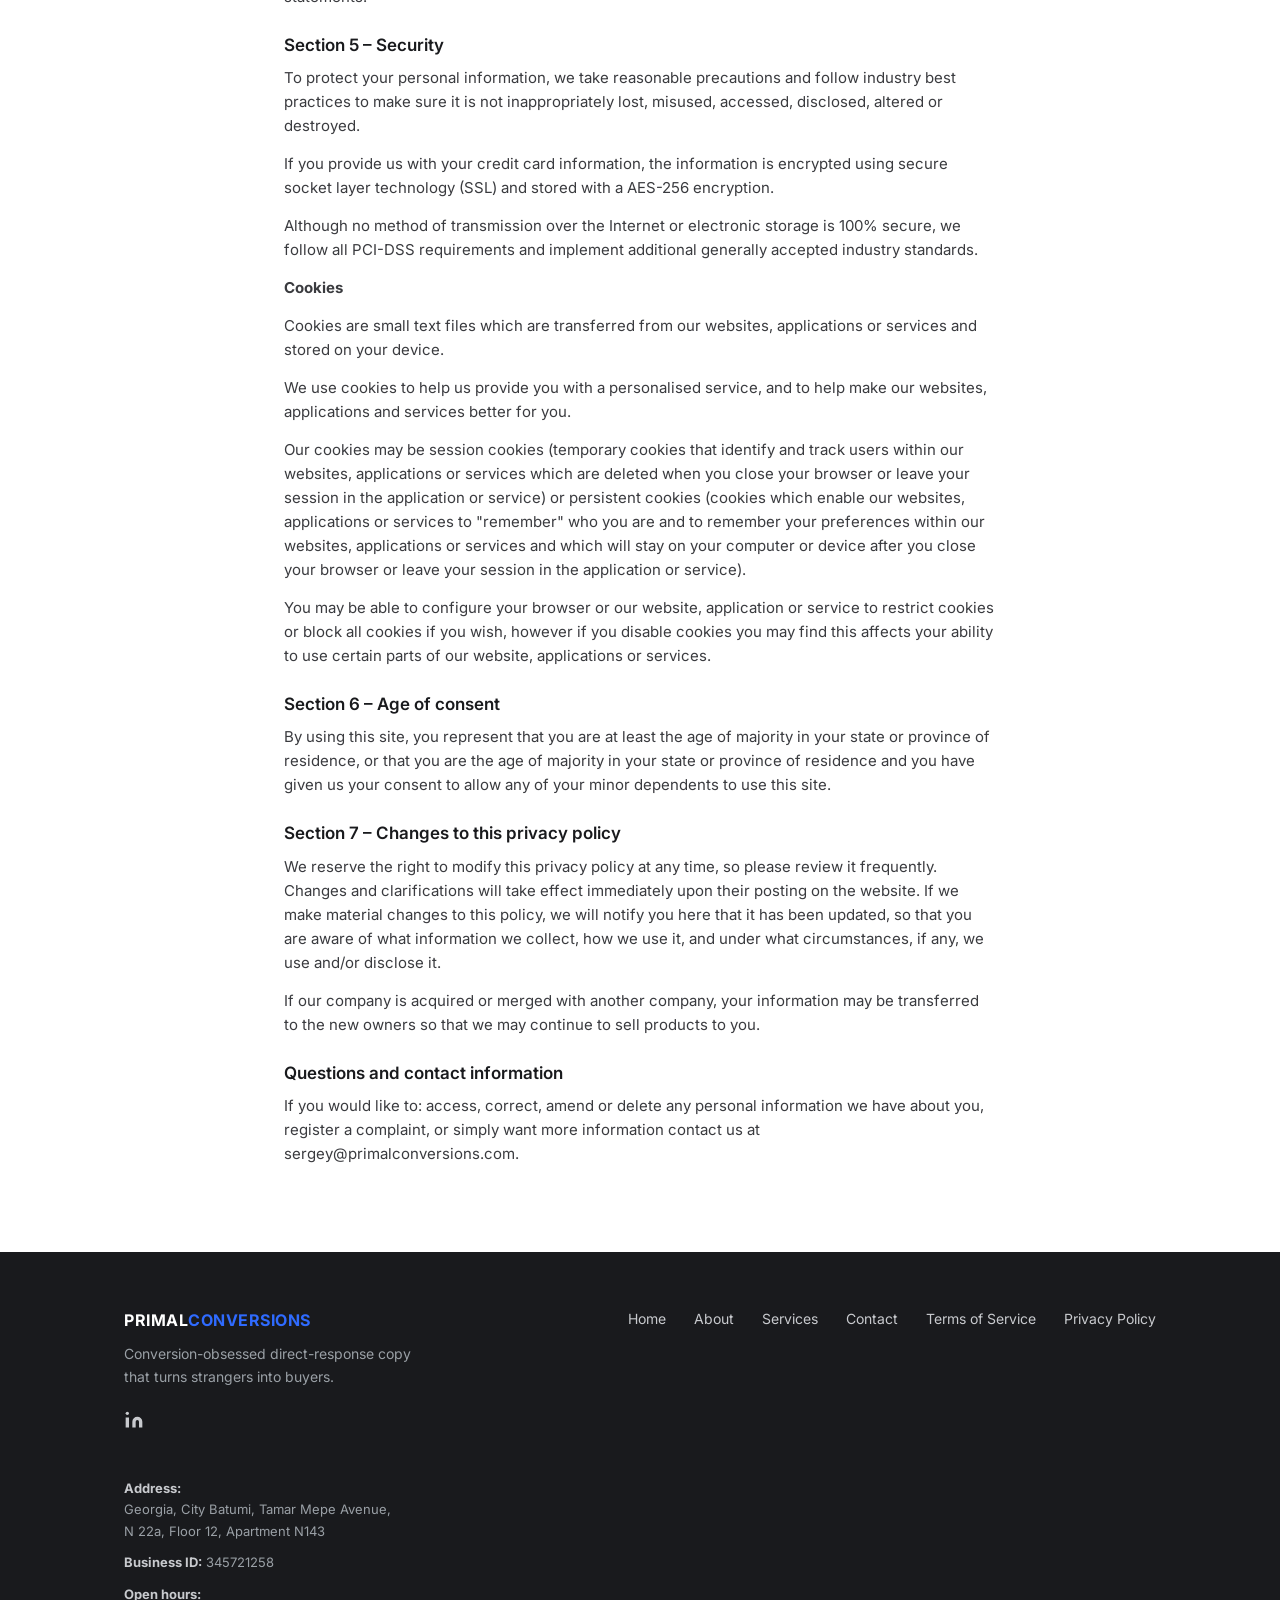
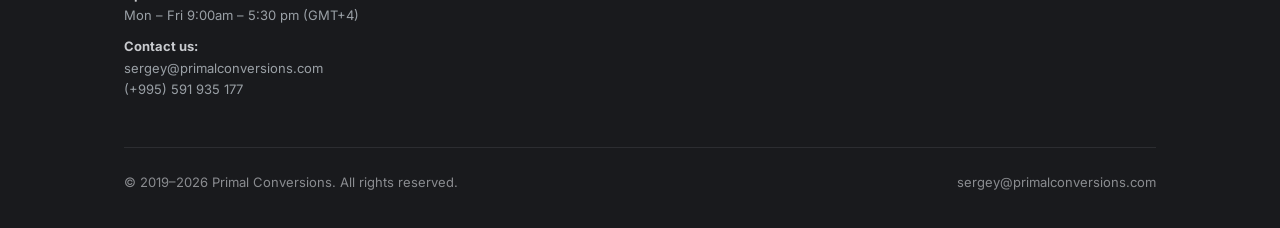
<file: privacy.html>
<!DOCTYPE html>
<html lang="en">
<head>
<meta charset="UTF-8">
<meta name="viewport" content="width=device-width, initial-scale=1.0">
<title>Privacy Policy — Primal Conversions</title>
<meta name="robots" content="noindex">
<link rel="preconnect" href="https://fonts.googleapis.com">
<link rel="preconnect" href="https://fonts.gstatic.com" crossorigin>
<link href="https://fonts.googleapis.com/css2?family=Inter:wght@400;500;600;700&display=swap" rel="stylesheet">
<link rel="icon" type="image/x-icon" href="favicon.ico">
<link rel="icon" type="image/svg+xml" href="favicon.svg">
<link rel="apple-touch-icon" href="apple-touch-icon.png">
<link rel="stylesheet" href="styles.css">
</head>
<body>

<nav class="nav">
  <div class="wrap">
    <a href="index.html" class="logo">PRIMAL<span class="accent">CONVERSIONS</span></a>
    <button class="menu-btn" aria-label="Menu" onclick="document.getElementById('nav').classList.toggle('open')">&#9776;</button>
    <div class="nav-links" id="nav">
      <a href="index.html">Home</a>
      <a href="about.html">About</a>
      <a href="services.html">Services</a>
      <a href="contact.html">Contact</a>
      <a href="https://calendly.com/primal-conversions/book-your-copy-call-with-sergey" target="_blank" rel="noopener" class="nav-cta">Apply to get started</a>
    </div>
  </div>
</nav>

<section style="padding:48px 0 24px">
  <div class="wrap legal">
    <div class="tag">Legal</div>
    <h1 style="font-size:clamp(28px,4vw,40px)">Privacy Policy</h1>
  </div>
</section>

<section style="padding-top:0">
  <div class="wrap legal">
    <h3>Section 1 – What do we do with your information?</h3>
    <p>When you purchase something from our website, as part of the buying and selling process, we collect the personal information you give us such as your name, address and email address.</p>
    <p>When you browse our website, we also automatically receive your computer's internet protocol (IP) address in order to provide us with information that helps us learn about your browser and operating system.</p>
    <p>Email marketing (if applicable): With your permission, we may send you emails about our website, new products and other updates.</p>

    <h3>Section 2 – Consent</h3>
    <p><strong>How do you get my consent?</strong></p>
    <p>When you provide us with personal information to complete a transaction, verify your credit card, place an order, arrange for a delivery or return a purchase, we imply that you consent to our collecting it and using it for that specific reason only.</p>
    <p>If we ask for your personal information for a secondary reason, like marketing, we will either ask you directly for your expressed consent, or provide you with an opportunity to say no.</p>
    <p><strong>How do I withdraw my consent?</strong></p>
    <p>If after you opt-in, you change your mind, you may withdraw your consent for us to contact you, for the continued collection, use or disclosure of your information, at anytime, by contacting us at sergey@primalconversions.com.</p>

    <h3>Section 3 – Disclosure</h3>
    <p>We may disclose your personal information if we are required by law to do so or if you violate our Terms of Service.</p>

    <h3>Section 4 – Third-party services</h3>
    <p>In general, the third-party providers used by us will only collect, use and disclose your information to the extent necessary to allow them to perform the services they provide to us.</p>
    <p>However, certain third-party service providers, such as payment gateways and other payment transaction processors, have their own privacy policies in respect to the information we are required to provide to them for your purchase-related transactions.</p>
    <p>For these providers, we recommend that you read their privacy policies so you can understand the manner in which your personal information will be handled by these providers.</p>
    <p>In particular, remember that certain providers may be located in or have facilities that are located in a different jurisdiction than either you or us.</p>
    <p>So if you elect to proceed with a transaction that involves the services of a third-party service provider, then your information may become subject to the laws of the jurisdiction(s) in which that service provider or its facilities are located.</p>
    <p>As an example, if you are located in Canada and your transaction is processed by a payment gateway located in the United States, then your personal information used in completing that transaction may be subject to disclosure under United States legislation, including the Patriot Act.</p>
    <p>Once you leave our website or are redirected to a third-party website or application, you are no longer governed by this Privacy Policy or our website's Terms of Service.</p>
    <p><strong>Links</strong></p>
    <p>When you click on links on our website, they may direct you away from our site. We are not responsible for the privacy practices of other sites and encourage you to read their privacy statements.</p>

    <h3>Section 5 – Security</h3>
    <p>To protect your personal information, we take reasonable precautions and follow industry best practices to make sure it is not inappropriately lost, misused, accessed, disclosed, altered or destroyed.</p>
    <p>If you provide us with your credit card information, the information is encrypted using secure socket layer technology (SSL) and stored with a AES-256 encryption.</p>
    <p>Although no method of transmission over the Internet or electronic storage is 100% secure, we follow all PCI-DSS requirements and implement additional generally accepted industry standards.</p>
    <p><strong>Cookies</strong></p>
    <p>Cookies are small text files which are transferred from our websites, applications or services and stored on your device.</p>
    <p>We use cookies to help us provide you with a personalised service, and to help make our websites, applications and services better for you.</p>
    <p>Our cookies may be session cookies (temporary cookies that identify and track users within our websites, applications or services which are deleted when you close your browser or leave your session in the application or service) or persistent cookies (cookies which enable our websites, applications or services to "remember" who you are and to remember your preferences within our websites, applications or services and which will stay on your computer or device after you close your browser or leave your session in the application or service).</p>
    <p>You may be able to configure your browser or our website, application or service to restrict cookies or block all cookies if you wish, however if you disable cookies you may find this affects your ability to use certain parts of our website, applications or services.</p>

    <h3>Section 6 – Age of consent</h3>
    <p>By using this site, you represent that you are at least the age of majority in your state or province of residence, or that you are the age of majority in your state or province of residence and you have given us your consent to allow any of your minor dependents to use this site.</p>

    <h3>Section 7 – Changes to this privacy policy</h3>
    <p>We reserve the right to modify this privacy policy at any time, so please review it frequently. Changes and clarifications will take effect immediately upon their posting on the website. If we make material changes to this policy, we will notify you here that it has been updated, so that you are aware of what information we collect, how we use it, and under what circumstances, if any, we use and/or disclose it.</p>
    <p>If our company is acquired or merged with another company, your information may be transferred to the new owners so that we may continue to sell products to you.</p>

    <h3>Questions and contact information</h3>
    <p>If you would like to: access, correct, amend or delete any personal information we have about you, register a complaint, or simply want more information contact us at sergey@primalconversions.com.</p>
  </div>
</section>

<footer>
  <div class="wrap">
    <div class="cols">
      <div>
        <div class="logo">PRIMAL<span class="accent">CONVERSIONS</span></div>
        <p class="tagline">Conversion-obsessed direct-response copy that turns strangers into buyers.</p>
        <a href="https://www.linkedin.com/in/sergey-v-vasilyev/" target="_blank" rel="noopener" class="li-link" aria-label="LinkedIn">
          <svg width="20" height="20" viewBox="0 0 24 24" fill="currentColor"><path d="M16 8a6 6 0 016 6v7h-4v-7a2 2 0 00-2-2 2 2 0 00-2 2v7h-4v-7a6 6 0 016-6zM2 9h4v12H2z"/><circle cx="4" cy="4" r="2"/></svg>
        </a>
      </div>
      <div class="fnav">
        <a href="index.html">Home</a>
        <a href="about.html">About</a>
        <a href="services.html">Services</a>
        <a href="contact.html">Contact</a>
        <a href="terms.html">Terms of Service</a>
        <a href="privacy.html">Privacy Policy</a>
      </div>
      <div class="finfo">
        <p><strong>Address:</strong><br>Georgia, City Batumi, Tamar Mepe Avenue,<br>N 22a, Floor 12, Apartment N143</p>
        <p><strong>Business ID:</strong> 345721258</p>
        <p><strong>Open hours:</strong><br>Mon – Fri 9:00am – 5:30 pm (GMT+4)</p>
        <p><strong>Contact us:</strong><br>
          <a href="mailto:sergey@primalconversions.com">sergey@primalconversions.com</a><br>
          <a href="tel:+995591935177">(+995) 591 935 177</a>
        </p>
      </div>
    </div>
    <div class="meta">
      <span>&copy; 2019–2026 Primal Conversions. All rights reserved.</span>
      <a href="mailto:sergey@primalconversions.com">sergey@primalconversions.com</a>
    </div>
  </div>
</footer>

<script>
const io=new IntersectionObserver((es)=>{es.forEach(e=>{if(e.isIntersecting){e.target.classList.add('in');io.unobserve(e.target)}})},{threshold:.12});
document.querySelectorAll('.reveal').forEach(el=>io.observe(el));
</script>
</body>
</html>
</file>
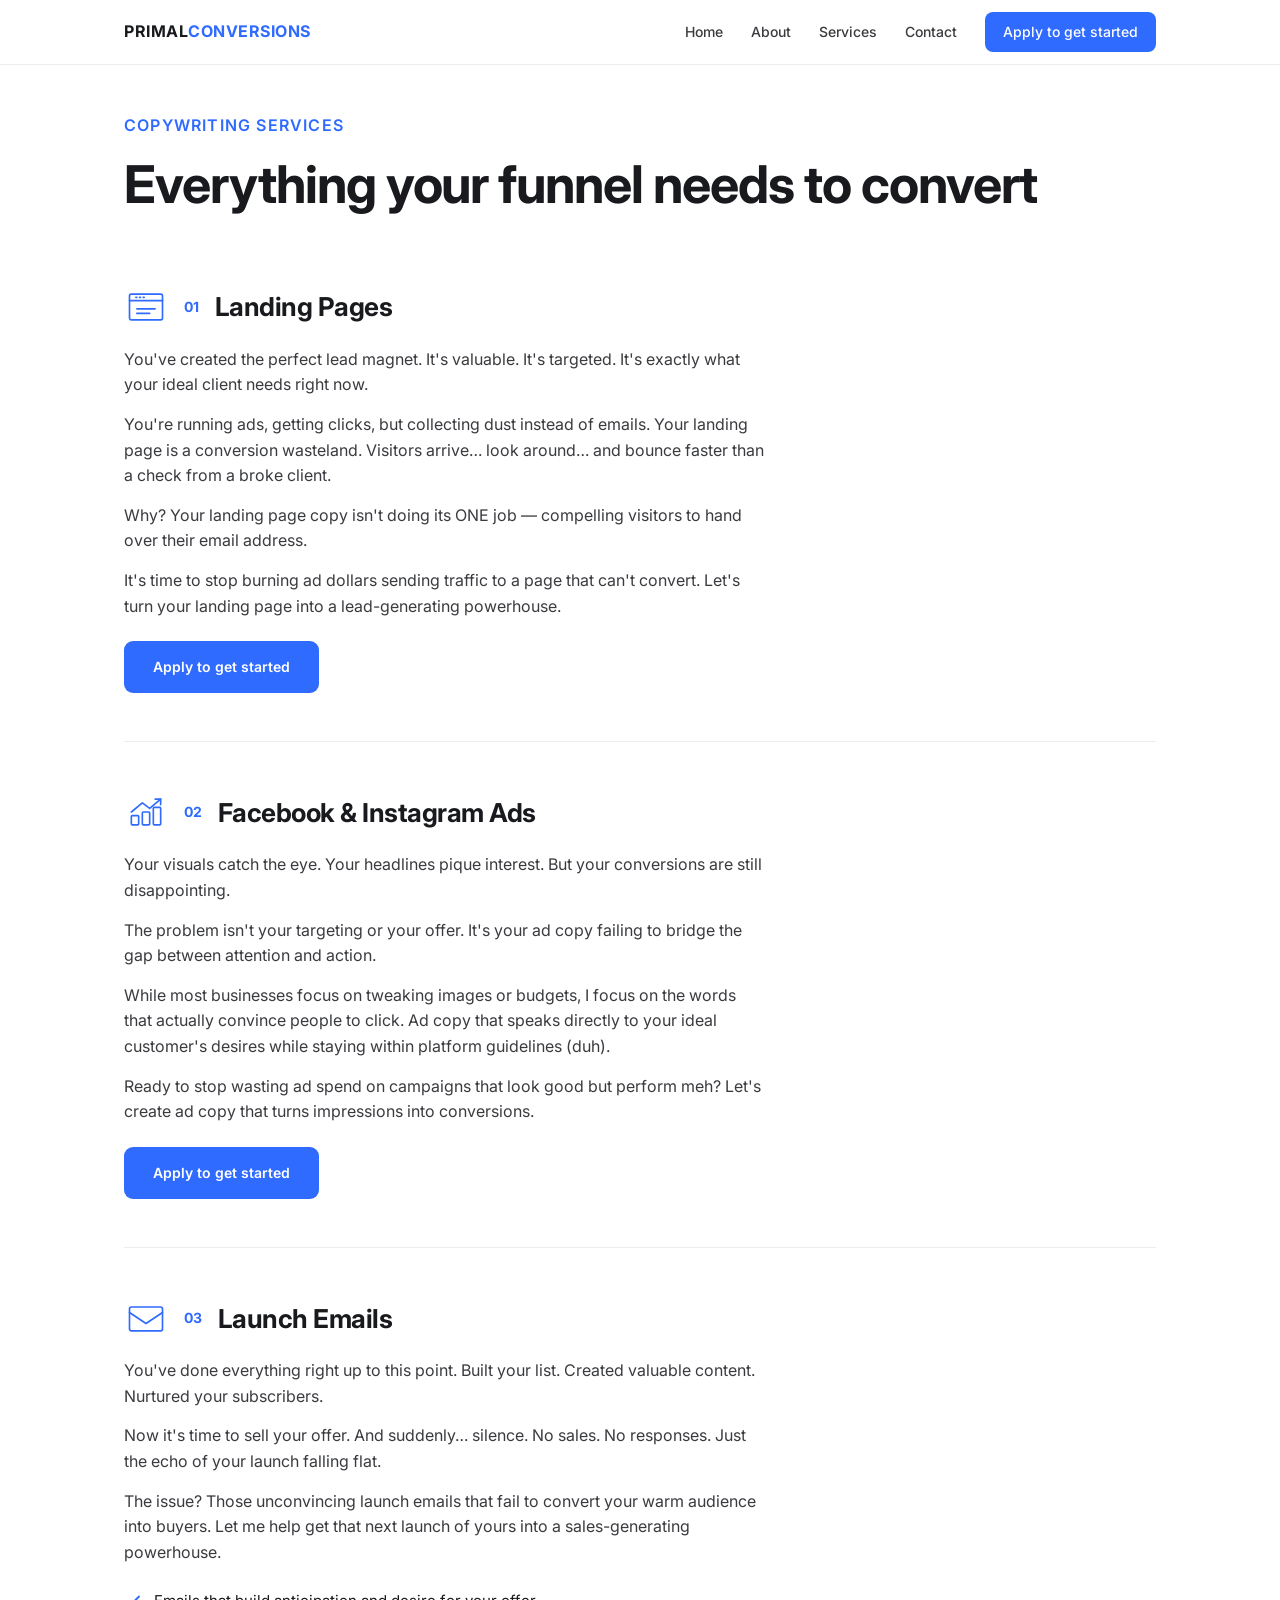
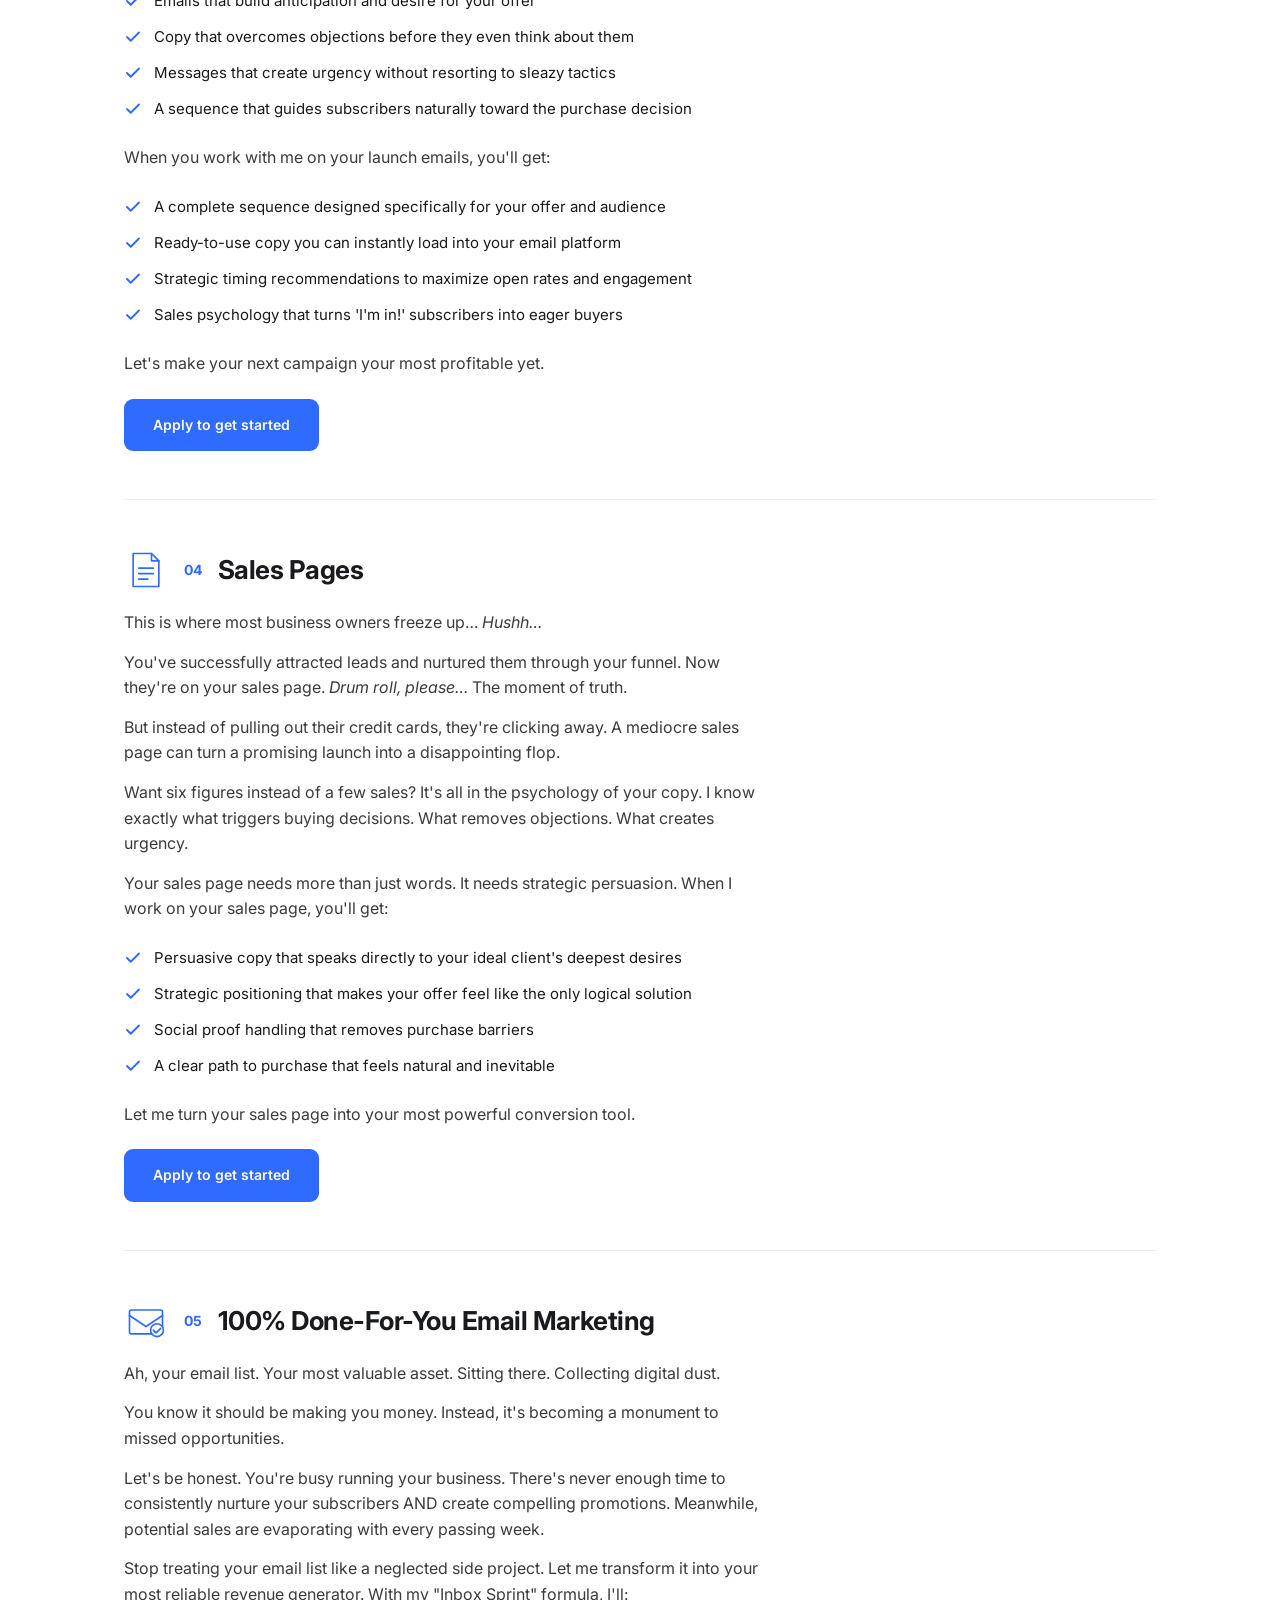
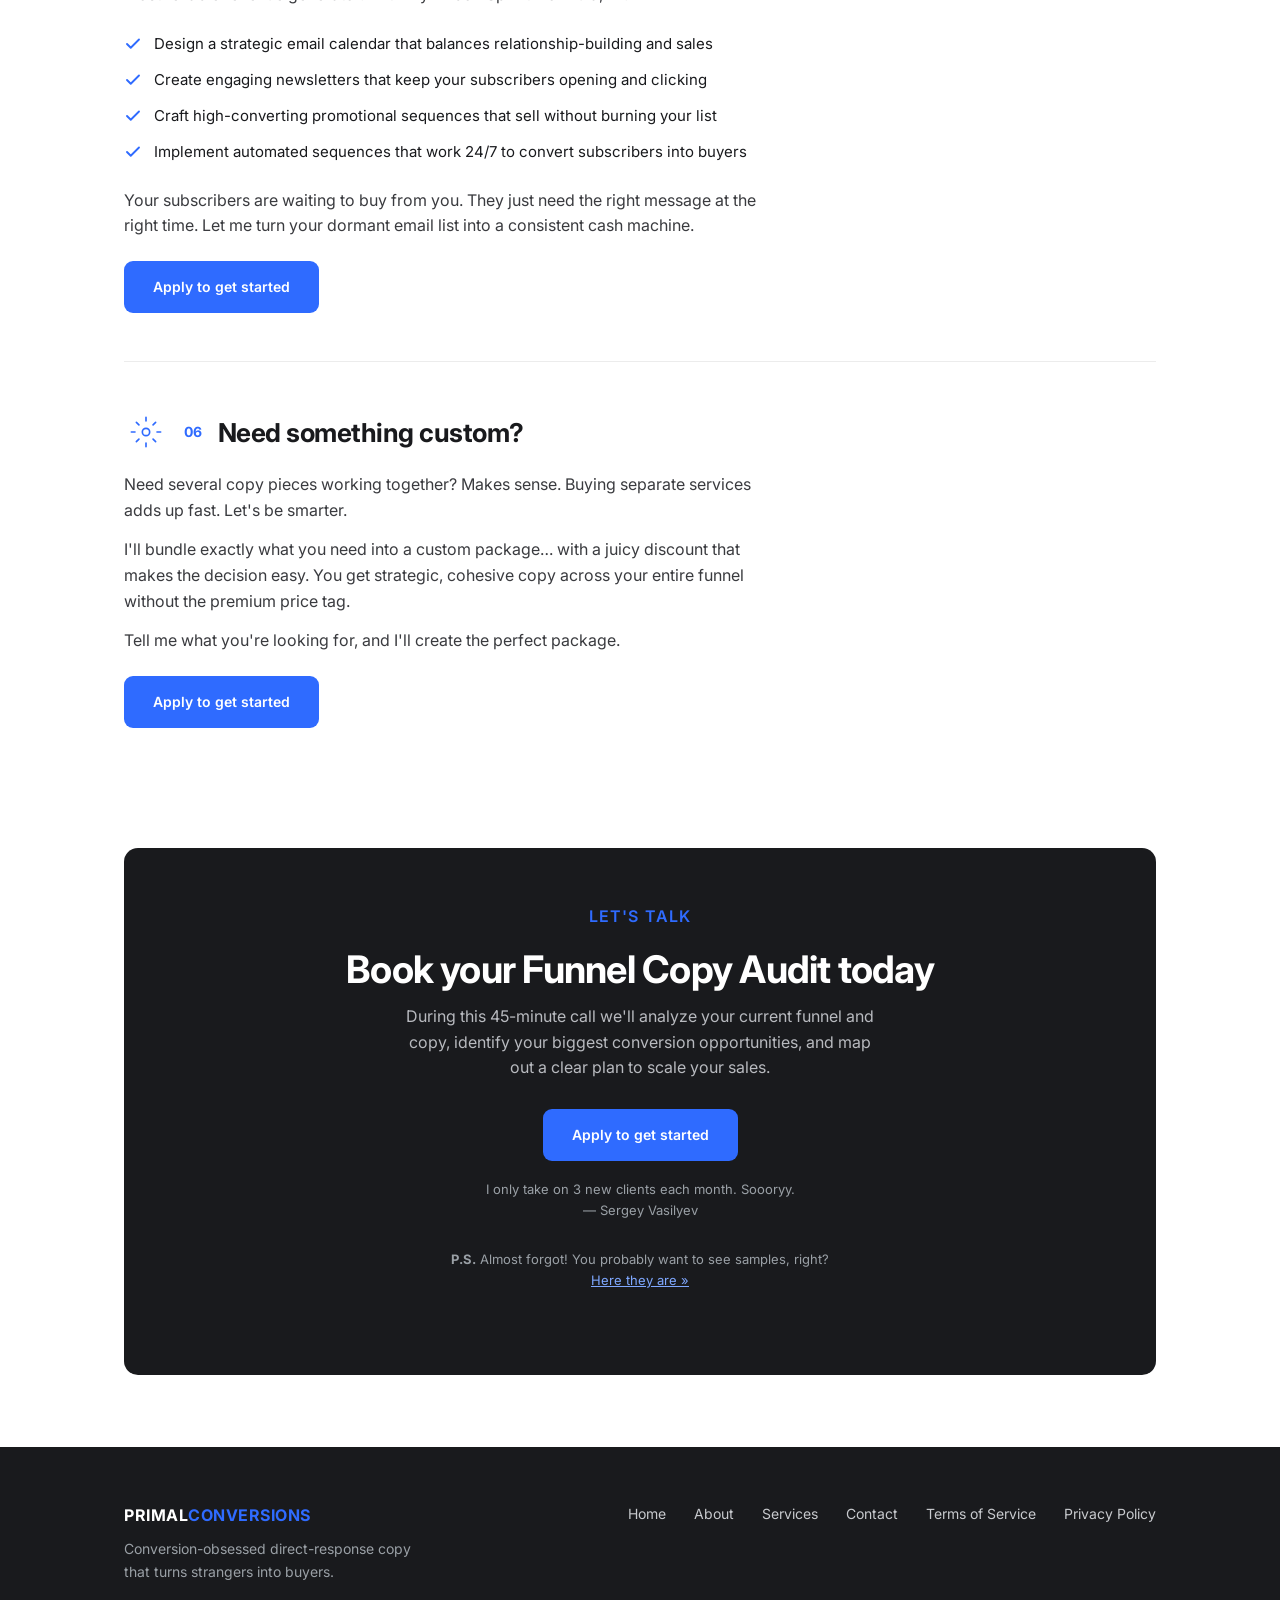
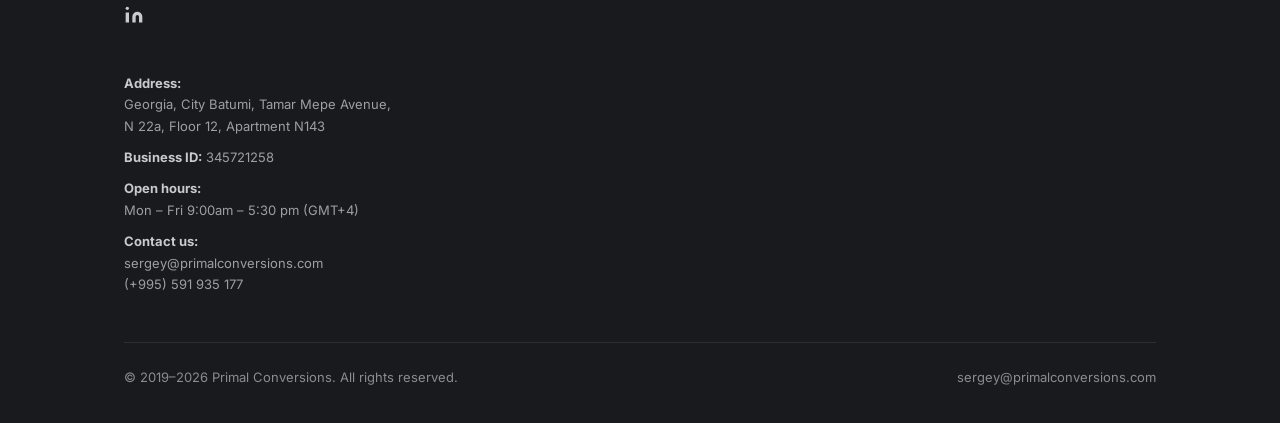
<file: services.html>
<!DOCTYPE html>
<html lang="en">
<head>
<meta charset="UTF-8">
<meta name="viewport" content="width=device-width, initial-scale=1.0">
<title>Services — Primal Conversions</title>
<meta name="description" content="Copywriting services: landing pages, Facebook & Instagram ads, launch emails, sales pages, done-for-you email marketing, and custom packages.">
<link rel="preconnect" href="https://fonts.googleapis.com">
<link rel="preconnect" href="https://fonts.gstatic.com" crossorigin>
<link href="https://fonts.googleapis.com/css2?family=Inter:wght@400;500;600;700&display=swap" rel="stylesheet">
<link rel="icon" type="image/x-icon" href="favicon.ico">
<link rel="icon" type="image/svg+xml" href="favicon.svg">
<link rel="apple-touch-icon" href="apple-touch-icon.png">
<link rel="stylesheet" href="styles.css">
</head>
<body>

<nav class="nav">
  <div class="wrap">
    <a href="index.html" class="logo">PRIMAL<span class="accent">CONVERSIONS</span></a>
    <button class="menu-btn" aria-label="Menu" onclick="document.getElementById('nav').classList.toggle('open')">&#9776;</button>
    <div class="nav-links" id="nav">
      <a href="index.html">Home</a>
      <a href="about.html">About</a>
      <a href="services.html">Services</a>
      <a href="contact.html">Contact</a>
      <a href="https://calendly.com/primal-conversions/book-your-copy-call-with-sergey" target="_blank" rel="noopener" class="nav-cta">Apply to get started</a>
    </div>
  </div>
</nav>

<section style="padding:48px 0 24px">
  <div class="wrap">
    <div class="tag reveal">Copywriting services</div>
    <h1 class="reveal">Everything your funnel needs to convert</h1>
  </div>
</section>

<section style="padding-top:0">
  <div class="wrap">

    <div class="svc reveal">
      <div class="svc-head">
        <svg class="svc-icon" viewBox="0 0 48 48" fill="none" stroke="#2F6BFF" stroke-width="1.8" stroke-linecap="round" stroke-linejoin="round"><rect x="6" y="10" width="36" height="28" rx="2"/><path d="M6 17h36"/><path d="M13 13.5h1M17 13.5h1M21 13.5h1"/><path d="M14 26h20M14 31h14"/></svg>
        <span class="ix">01</span><h2 style="font-size:26px">Landing Pages</h2>
      </div>
      <p>You've created the perfect lead magnet. It's valuable. It's targeted. It's exactly what your ideal client needs right now.</p>
      <p>You're running ads, getting clicks, but collecting dust instead of emails. Your landing page is a conversion wasteland. Visitors arrive&hellip; look around&hellip; and bounce faster than a check from a broke client.</p>
      <p>Why? Your landing page copy isn't doing its ONE job — compelling visitors to hand over their email address.</p>
      <p>It's time to stop burning ad dollars sending traffic to a page that can't convert. Let's turn your landing page into a lead-generating powerhouse.</p>
      <a href="https://calendly.com/primal-conversions/book-your-copy-call-with-sergey" target="_blank" rel="noopener" class="btn btn-primary" style="margin-top:8px">Apply to get started</a>
    </div>

    <div class="svc reveal">
      <div class="svc-head">
        <svg class="svc-icon" viewBox="0 0 48 48" fill="none" stroke="#2F6BFF" stroke-width="1.8" stroke-linecap="round" stroke-linejoin="round"><path d="M8 24 L20 14 L28 20 L40 10"/><path d="M34 10h6v6"/><rect x="8" y="28" width="8" height="10" rx="1"/><rect x="20" y="24" width="8" height="14" rx="1"/><rect x="32" y="19" width="8" height="19" rx="1"/></svg>
        <span class="ix">02</span><h2 style="font-size:26px">Facebook &amp; Instagram Ads</h2>
      </div>
      <p>Your visuals catch the eye. Your headlines pique interest. But your conversions are still disappointing.</p>
      <p>The problem isn't your targeting or your offer. It's your ad copy failing to bridge the gap between attention and action.</p>
      <p>While most businesses focus on tweaking images or budgets, I focus on the words that actually convince people to click. Ad copy that speaks directly to your ideal customer's desires while staying within platform guidelines (duh).</p>
      <p>Ready to stop wasting ad spend on campaigns that look good but perform meh? Let's create ad copy that turns impressions into conversions.</p>
      <a href="https://calendly.com/primal-conversions/book-your-copy-call-with-sergey" target="_blank" rel="noopener" class="btn btn-primary" style="margin-top:8px">Apply to get started</a>
    </div>

    <div class="svc reveal">
      <div class="svc-head">
        <svg class="svc-icon" viewBox="0 0 48 48" fill="none" stroke="#2F6BFF" stroke-width="1.8" stroke-linecap="round" stroke-linejoin="round"><rect x="6" y="12" width="36" height="26" rx="2"/><path d="M6 18l18 12 18-12"/></svg>
        <span class="ix">03</span><h2 style="font-size:26px">Launch Emails</h2>
      </div>
      <p>You've done everything right up to this point. Built your list. Created valuable content. Nurtured your subscribers.</p>
      <p>Now it's time to sell your offer. And suddenly&hellip; silence. No sales. No responses. Just the echo of your launch falling flat.</p>
      <p>The issue? Those unconvincing launch emails that fail to convert your warm audience into buyers. Let me help get that next launch of yours into a sales-generating powerhouse.</p>
      <ul class="check">
        <li><svg width="18" height="18" viewBox="0 0 24 24" fill="none"><path d="M20 6L9 17l-5-5" stroke="#2F6BFF" stroke-width="2.5" stroke-linecap="round" stroke-linejoin="round"/></svg>Emails that build anticipation and desire for your offer</li>
        <li><svg width="18" height="18" viewBox="0 0 24 24" fill="none"><path d="M20 6L9 17l-5-5" stroke="#2F6BFF" stroke-width="2.5" stroke-linecap="round" stroke-linejoin="round"/></svg>Copy that overcomes objections before they even think about them</li>
        <li><svg width="18" height="18" viewBox="0 0 24 24" fill="none"><path d="M20 6L9 17l-5-5" stroke="#2F6BFF" stroke-width="2.5" stroke-linecap="round" stroke-linejoin="round"/></svg>Messages that create urgency without resorting to sleazy tactics</li>
        <li><svg width="18" height="18" viewBox="0 0 24 24" fill="none"><path d="M20 6L9 17l-5-5" stroke="#2F6BFF" stroke-width="2.5" stroke-linecap="round" stroke-linejoin="round"/></svg>A sequence that guides subscribers naturally toward the purchase decision</li>
      </ul>
      <p style="margin-bottom:8px">When you work with me on your launch emails, you'll get:</p>
      <ul class="check">
        <li><svg width="18" height="18" viewBox="0 0 24 24" fill="none"><path d="M20 6L9 17l-5-5" stroke="#2F6BFF" stroke-width="2.5" stroke-linecap="round" stroke-linejoin="round"/></svg>A complete sequence designed specifically for your offer and audience</li>
        <li><svg width="18" height="18" viewBox="0 0 24 24" fill="none"><path d="M20 6L9 17l-5-5" stroke="#2F6BFF" stroke-width="2.5" stroke-linecap="round" stroke-linejoin="round"/></svg>Ready-to-use copy you can instantly load into your email platform</li>
        <li><svg width="18" height="18" viewBox="0 0 24 24" fill="none"><path d="M20 6L9 17l-5-5" stroke="#2F6BFF" stroke-width="2.5" stroke-linecap="round" stroke-linejoin="round"/></svg>Strategic timing recommendations to maximize open rates and engagement</li>
        <li><svg width="18" height="18" viewBox="0 0 24 24" fill="none"><path d="M20 6L9 17l-5-5" stroke="#2F6BFF" stroke-width="2.5" stroke-linecap="round" stroke-linejoin="round"/></svg>Sales psychology that turns 'I'm in!' subscribers into eager buyers</li>
      </ul>
      <p>Let's make your next campaign your most profitable yet.</p>
      <a href="https://calendly.com/primal-conversions/book-your-copy-call-with-sergey" target="_blank" rel="noopener" class="btn btn-primary" style="margin-top:8px">Apply to get started</a>
    </div>

    <div class="svc reveal">
      <div class="svc-head">
        <svg class="svc-icon" viewBox="0 0 48 48" fill="none" stroke="#2F6BFF" stroke-width="1.8" stroke-linecap="round" stroke-linejoin="round"><path d="M14 6h16l8 8v28H10V6z"/><path d="M30 6v8h8"/><path d="M16 22h16M16 28h16M16 34h10"/></svg>
        <span class="ix">04</span><h2 style="font-size:26px">Sales Pages</h2>
      </div>
      <p>This is where most business owners freeze up&hellip; <em>Hushh&hellip;</em></p>
      <p>You've successfully attracted leads and nurtured them through your funnel. Now they're on your sales page. <em>Drum roll, please&hellip;</em> The moment of truth.</p>
      <p>But instead of pulling out their credit cards, they're clicking away. A mediocre sales page can turn a promising launch into a disappointing flop.</p>
      <p>Want six figures instead of a few sales? It's all in the psychology of your copy. I know exactly what triggers buying decisions. What removes objections. What creates urgency.</p>
      <p>Your sales page needs more than just words. It needs strategic persuasion. When I work on your sales page, you'll get:</p>
      <ul class="check">
        <li><svg width="18" height="18" viewBox="0 0 24 24" fill="none"><path d="M20 6L9 17l-5-5" stroke="#2F6BFF" stroke-width="2.5" stroke-linecap="round" stroke-linejoin="round"/></svg>Persuasive copy that speaks directly to your ideal client's deepest desires</li>
        <li><svg width="18" height="18" viewBox="0 0 24 24" fill="none"><path d="M20 6L9 17l-5-5" stroke="#2F6BFF" stroke-width="2.5" stroke-linecap="round" stroke-linejoin="round"/></svg>Strategic positioning that makes your offer feel like the only logical solution</li>
        <li><svg width="18" height="18" viewBox="0 0 24 24" fill="none"><path d="M20 6L9 17l-5-5" stroke="#2F6BFF" stroke-width="2.5" stroke-linecap="round" stroke-linejoin="round"/></svg>Social proof handling that removes purchase barriers</li>
        <li><svg width="18" height="18" viewBox="0 0 24 24" fill="none"><path d="M20 6L9 17l-5-5" stroke="#2F6BFF" stroke-width="2.5" stroke-linecap="round" stroke-linejoin="round"/></svg>A clear path to purchase that feels natural and inevitable</li>
      </ul>
      <p>Let me turn your sales page into your most powerful conversion tool.</p>
      <a href="https://calendly.com/primal-conversions/book-your-copy-call-with-sergey" target="_blank" rel="noopener" class="btn btn-primary" style="margin-top:8px">Apply to get started</a>
    </div>

    <div class="svc reveal">
      <div class="svc-head">
        <svg class="svc-icon" viewBox="0 0 48 48" fill="none" stroke="#2F6BFF" stroke-width="1.8" stroke-linecap="round" stroke-linejoin="round"><rect x="6" y="12" width="36" height="26" rx="2"/><path d="M6 18l18 12 18-12"/><circle cx="36" cy="34" r="7" fill="white" stroke="#2F6BFF"/><path d="M32 34l3 3 5-5"/></svg>
        <span class="ix">05</span><h2 style="font-size:26px">100% Done-For-You Email Marketing</h2>
      </div>
      <p>Ah, your email list. Your most valuable asset. Sitting there. Collecting digital dust.</p>
      <p>You know it should be making you money. Instead, it's becoming a monument to missed opportunities.</p>
      <p>Let's be honest. You're busy running your business. There's never enough time to consistently nurture your subscribers AND create compelling promotions. Meanwhile, potential sales are evaporating with every passing week.</p>
      <p>Stop treating your email list like a neglected side project. Let me transform it into your most reliable revenue generator. With my "Inbox Sprint" formula, I'll:</p>
      <ul class="check">
        <li><svg width="18" height="18" viewBox="0 0 24 24" fill="none"><path d="M20 6L9 17l-5-5" stroke="#2F6BFF" stroke-width="2.5" stroke-linecap="round" stroke-linejoin="round"/></svg>Design a strategic email calendar that balances relationship-building and sales</li>
        <li><svg width="18" height="18" viewBox="0 0 24 24" fill="none"><path d="M20 6L9 17l-5-5" stroke="#2F6BFF" stroke-width="2.5" stroke-linecap="round" stroke-linejoin="round"/></svg>Create engaging newsletters that keep your subscribers opening and clicking</li>
        <li><svg width="18" height="18" viewBox="0 0 24 24" fill="none"><path d="M20 6L9 17l-5-5" stroke="#2F6BFF" stroke-width="2.5" stroke-linecap="round" stroke-linejoin="round"/></svg>Craft high-converting promotional sequences that sell without burning your list</li>
        <li><svg width="18" height="18" viewBox="0 0 24 24" fill="none"><path d="M20 6L9 17l-5-5" stroke="#2F6BFF" stroke-width="2.5" stroke-linecap="round" stroke-linejoin="round"/></svg>Implement automated sequences that work 24/7 to convert subscribers into buyers</li>
      </ul>
      <p>Your subscribers are waiting to buy from you. They just need the right message at the right time. Let me turn your dormant email list into a consistent cash machine.</p>
      <a href="https://calendly.com/primal-conversions/book-your-copy-call-with-sergey" target="_blank" rel="noopener" class="btn btn-primary" style="margin-top:8px">Apply to get started</a>
    </div>

    <div class="svc reveal">
      <div class="svc-head">
        <svg class="svc-icon" viewBox="0 0 48 48" fill="none" stroke="#2F6BFF" stroke-width="1.8" stroke-linecap="round" stroke-linejoin="round"><circle cx="24" cy="24" r="4"/><path d="M24 8v4M24 36v4M8 24h4M36 24h4"/><path d="M13.5 13.5l2.8 2.8M31.7 31.7l2.8 2.8M13.5 34.5l2.8-2.8M31.7 16.3l2.8-2.8"/></svg>
        <span class="ix">06</span><h2 style="font-size:26px">Need something custom?</h2>
      </div>
      <p>Need several copy pieces working together? Makes sense. Buying separate services adds up fast. Let's be smarter.</p>
      <p>I'll bundle exactly what you need into a custom package&hellip; with a juicy discount that makes the decision easy. You get strategic, cohesive copy across your entire funnel without the premium price tag.</p>
      <p>Tell me what you're looking for, and I'll create the perfect package.</p>
      <a href="https://calendly.com/primal-conversions/book-your-copy-call-with-sergey" target="_blank" rel="noopener" class="btn btn-primary" style="margin-top:8px">Apply to get started</a>
    </div>

  </div>
</section>

<section style="padding-top:0">
  <div class="wrap">
    <div class="cta-band reveal">
      <div class="tag" style="color:var(--blue)">Let's talk</div>
      <h2>Book your Funnel Copy Audit today</h2>
      <p>During this 45-minute call we'll analyze your current funnel and copy, identify your biggest conversion opportunities, and map out a clear plan to scale your sales.</p>
      <a href="https://calendly.com/primal-conversions/book-your-copy-call-with-sergey" target="_blank" rel="noopener" class="btn btn-primary" style="background:var(--blue)">Apply to get started</a>
      <p class="note">I only take on 3 new clients each month. Soooryy.<br>— Sergey Vasilyev</p>
      <p class="note" style="margin-top:14px"><strong>P.S.</strong> Almost forgot! You probably want to see samples, right? <a href="https://docs.google.com/document/d/1qrfsg4CfmH8XKoCfCaiZGnV6vKZp-6wMqgPAmMsWTU8/edit?usp=sharing" target="_blank" rel="noopener" style="color:#7FA8FF;text-decoration:underline">Here they are &raquo;</a></p>
    </div>
  </div>
</section>

<footer>
  <div class="wrap">
    <div class="cols">
      <div>
        <div class="logo">PRIMAL<span class="accent">CONVERSIONS</span></div>
        <p class="tagline">Conversion-obsessed direct-response copy that turns strangers into buyers.</p>
        <a href="https://www.linkedin.com/in/sergey-v-vasilyev/" target="_blank" rel="noopener" class="li-link" aria-label="LinkedIn">
          <svg width="20" height="20" viewBox="0 0 24 24" fill="currentColor"><path d="M16 8a6 6 0 016 6v7h-4v-7a2 2 0 00-2-2 2 2 0 00-2 2v7h-4v-7a6 6 0 016-6zM2 9h4v12H2z"/><circle cx="4" cy="4" r="2"/></svg>
        </a>
      </div>
      <div class="fnav">
        <a href="index.html">Home</a>
        <a href="about.html">About</a>
        <a href="services.html">Services</a>
        <a href="contact.html">Contact</a>
        <a href="terms.html">Terms of Service</a>
        <a href="privacy.html">Privacy Policy</a>
      </div>
      <div class="finfo">
        <p><strong>Address:</strong><br>Georgia, City Batumi, Tamar Mepe Avenue,<br>N 22a, Floor 12, Apartment N143</p>
        <p><strong>Business ID:</strong> 345721258</p>
        <p><strong>Open hours:</strong><br>Mon – Fri 9:00am – 5:30 pm (GMT+4)</p>
        <p><strong>Contact us:</strong><br>
          <a href="mailto:sergey@primalconversions.com">sergey@primalconversions.com</a><br>
          <a href="tel:+995591935177">(+995) 591 935 177</a>
        </p>
      </div>
    </div>
    <div class="meta">
      <span>&copy; 2019–2026 Primal Conversions. All rights reserved.</span>
      <a href="mailto:sergey@primalconversions.com">sergey@primalconversions.com</a>
    </div>
  </div>
</footer>

<script>
const io=new IntersectionObserver((es)=>{es.forEach(e=>{if(e.isIntersecting){e.target.classList.add('in');io.unobserve(e.target)}})},{threshold:.12});
document.querySelectorAll('.reveal').forEach(el=>io.observe(el));
</script>
</body>
</html>
</file>
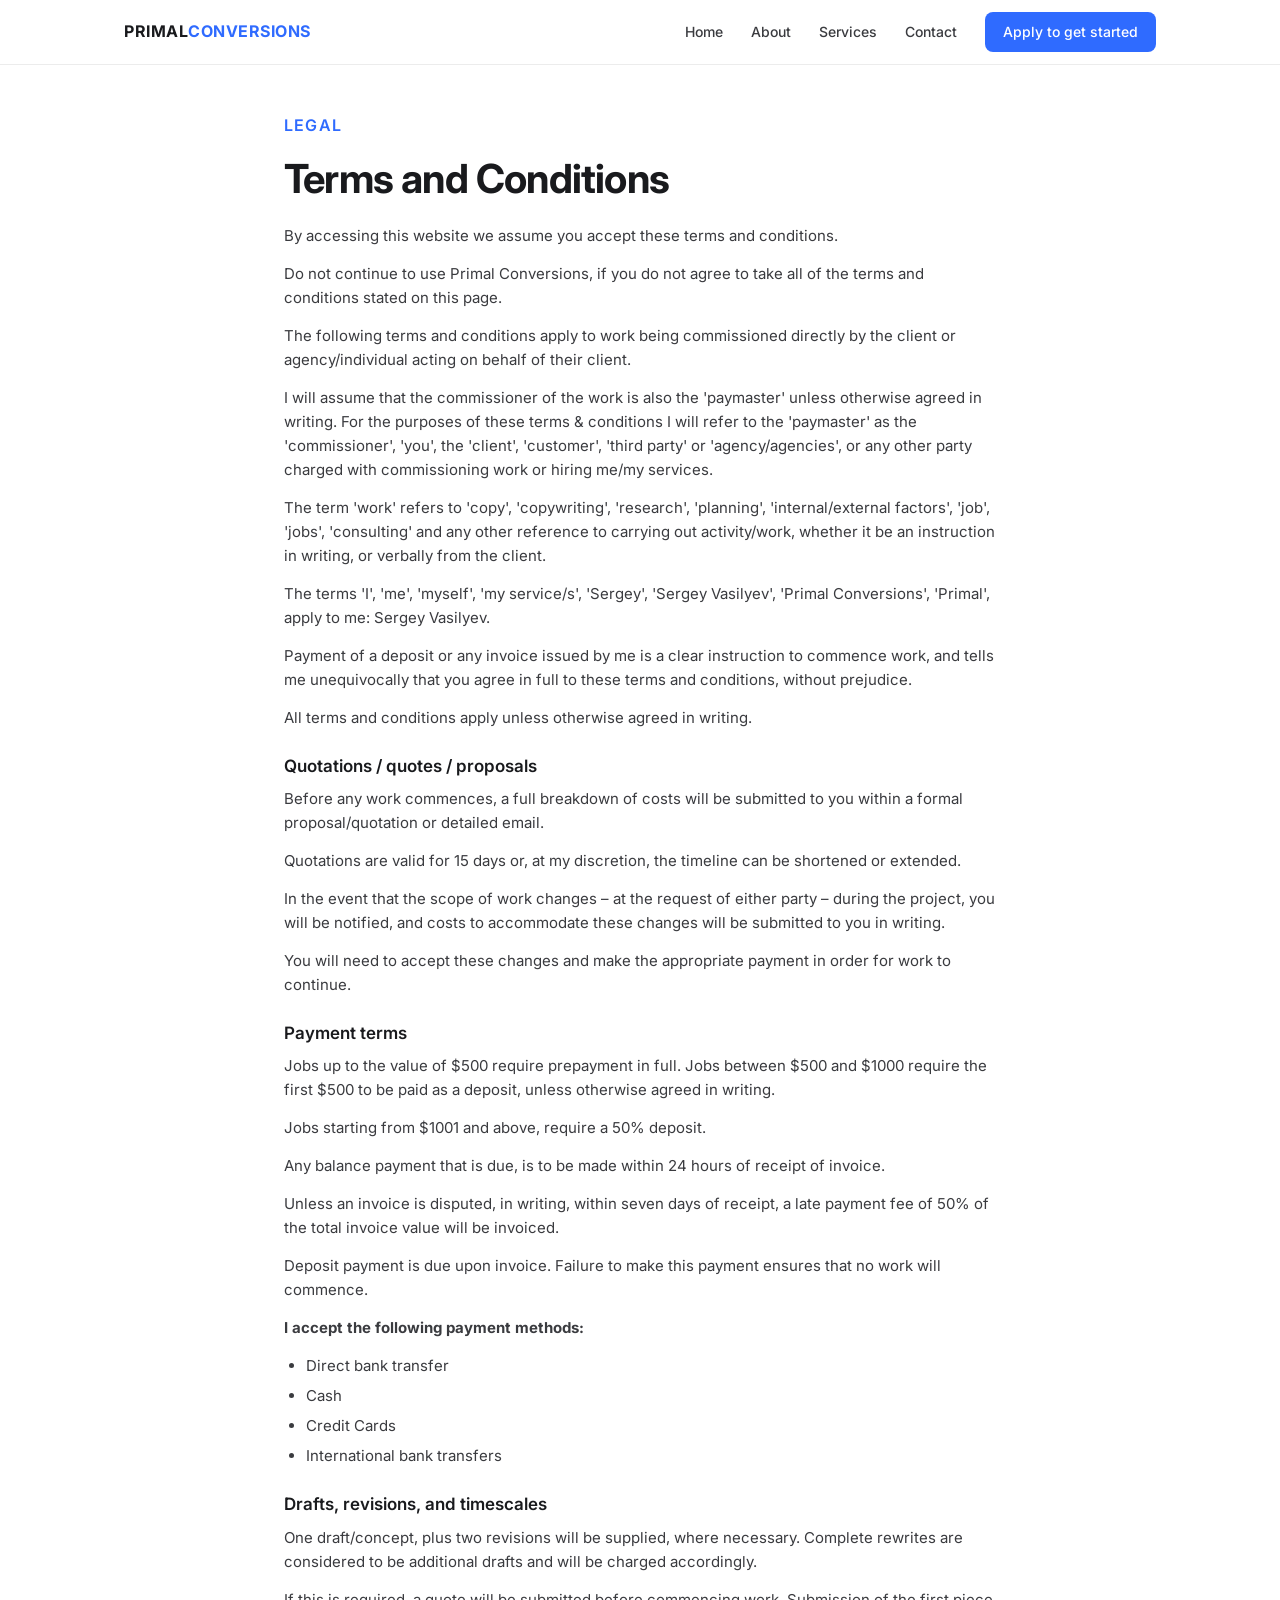
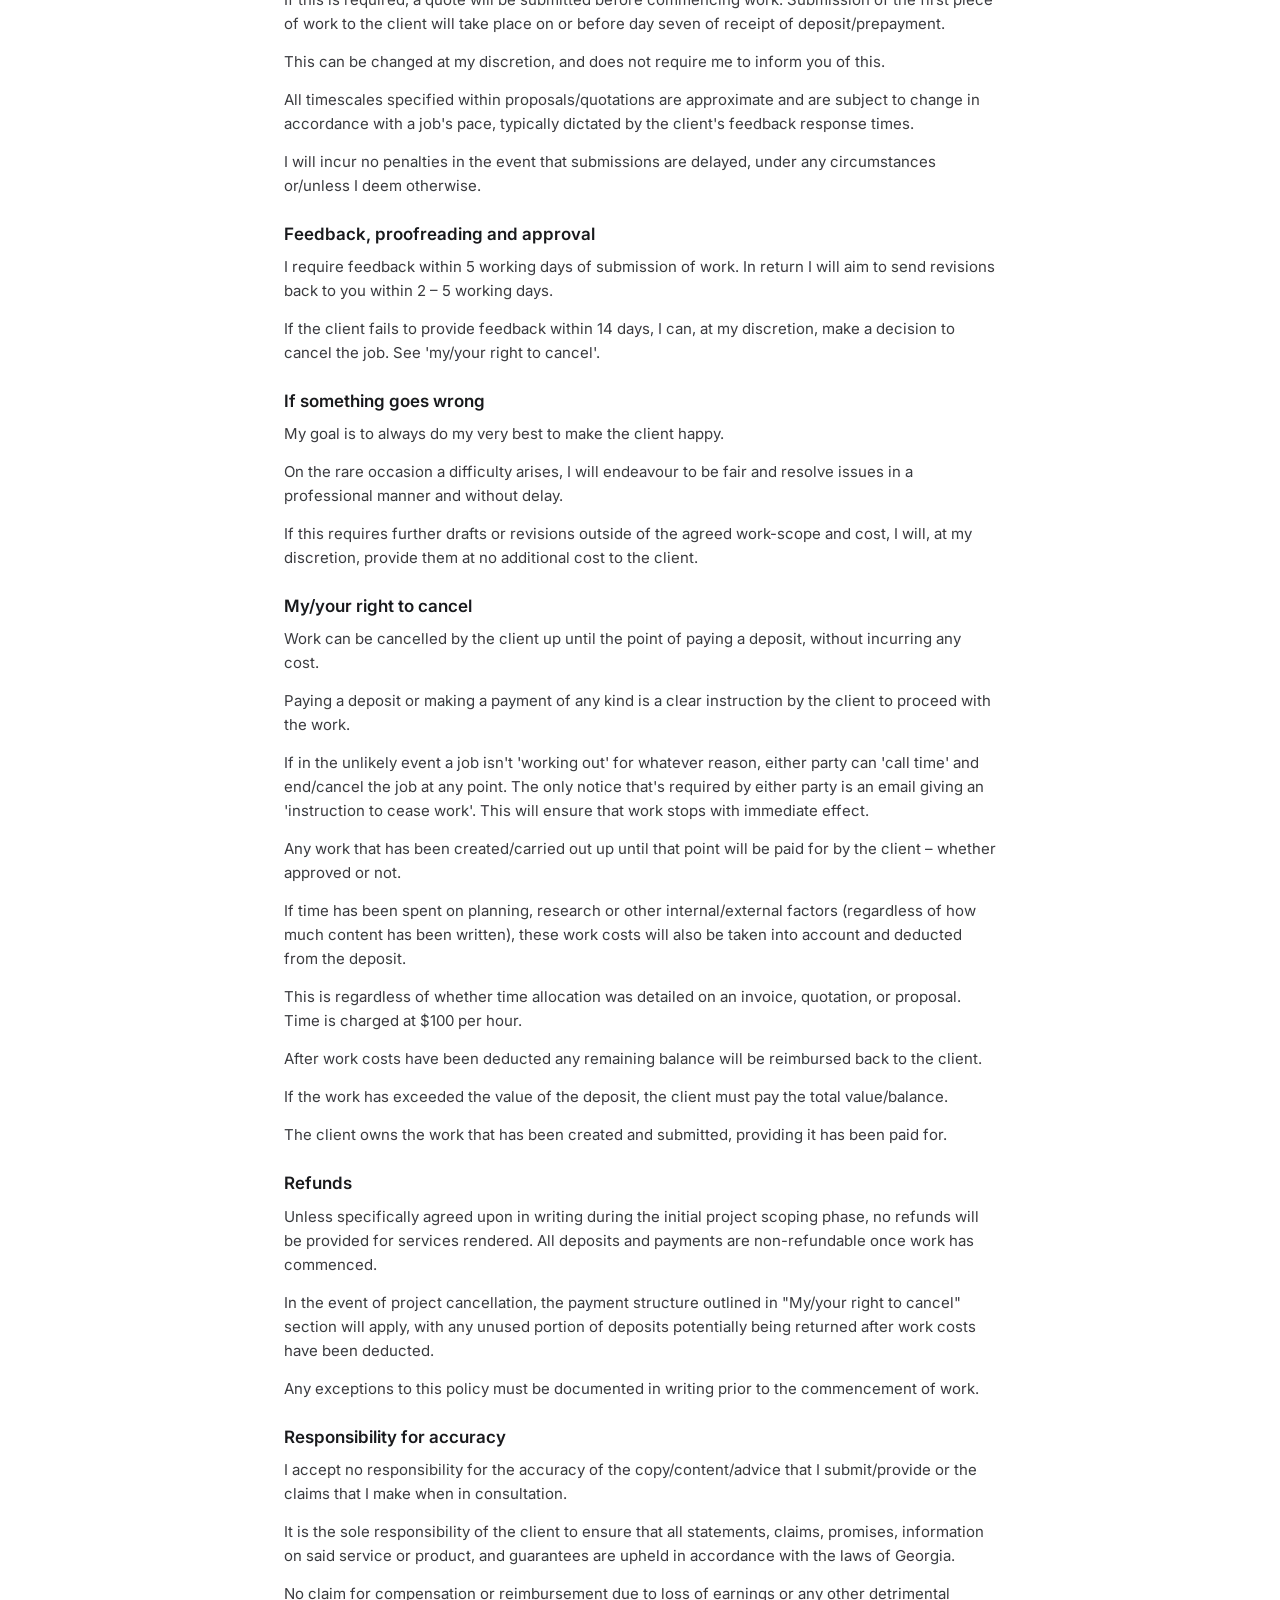
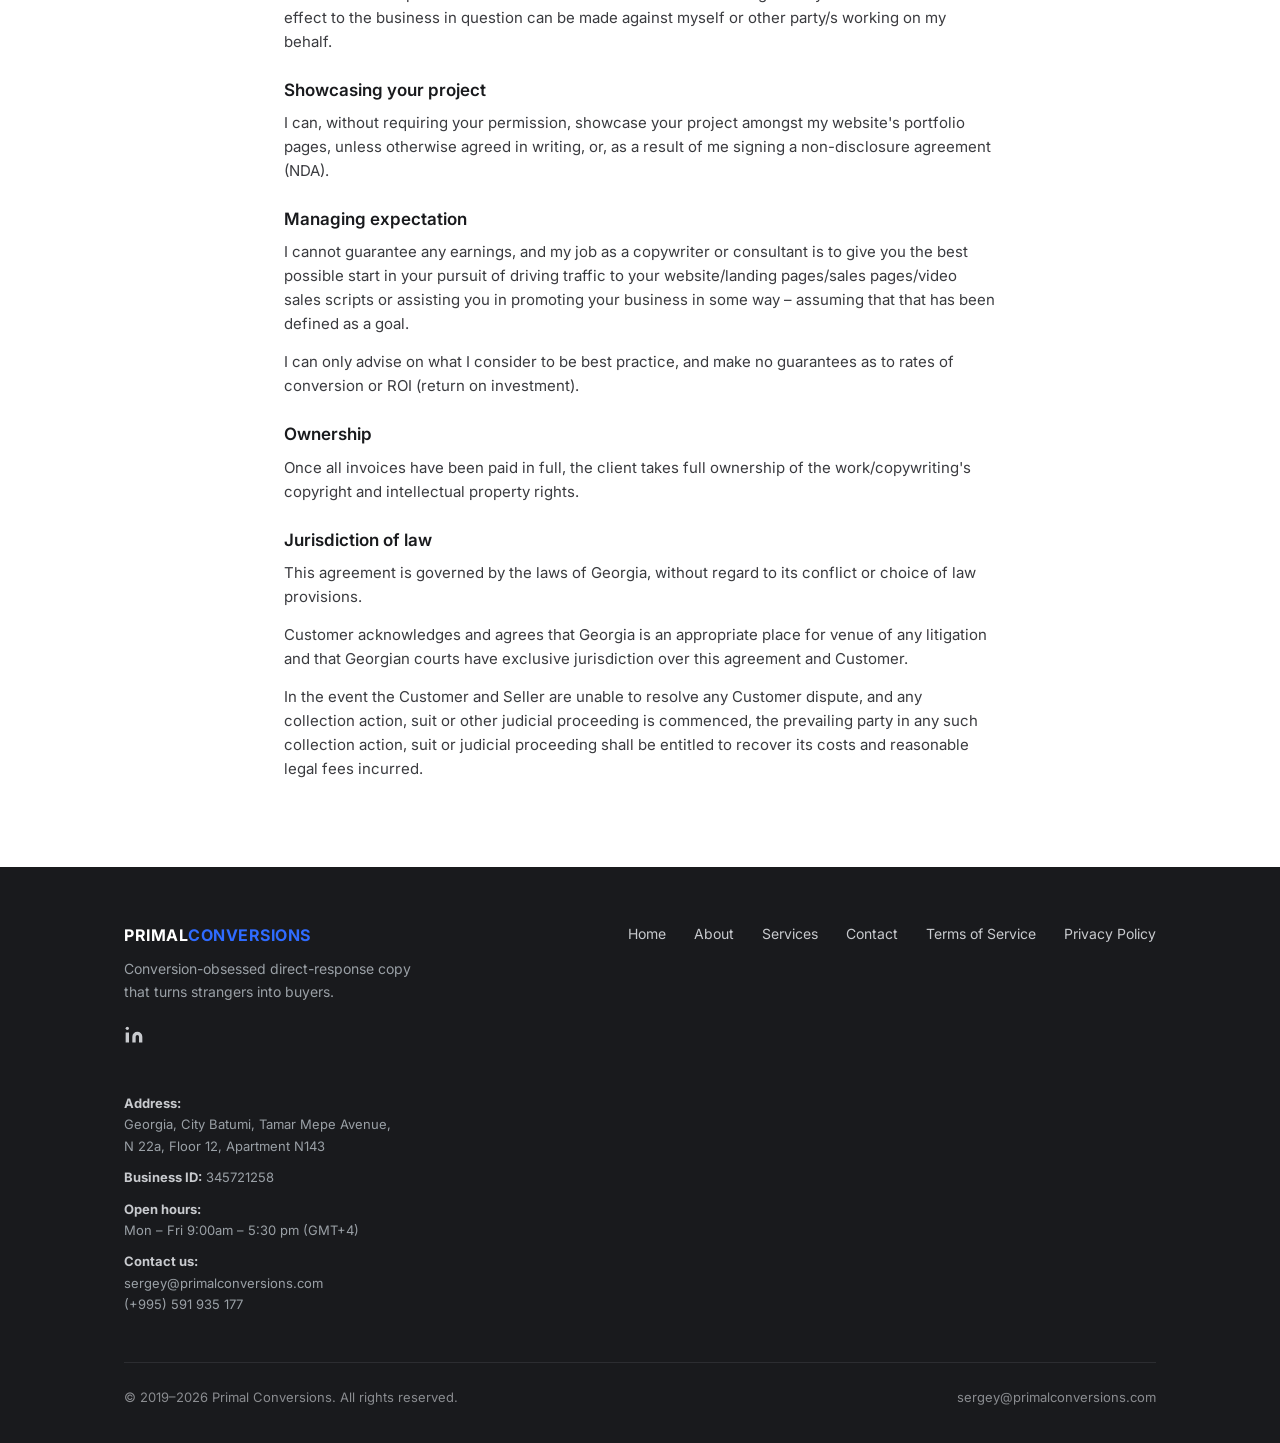
<file: terms.html>
<!DOCTYPE html>
<html lang="en">
<head>
<meta charset="UTF-8">
<meta name="viewport" content="width=device-width, initial-scale=1.0">
<title>Terms and Conditions — Primal Conversions</title>
<meta name="robots" content="noindex">
<link rel="preconnect" href="https://fonts.googleapis.com">
<link rel="preconnect" href="https://fonts.gstatic.com" crossorigin>
<link href="https://fonts.googleapis.com/css2?family=Inter:wght@400;500;600;700&display=swap" rel="stylesheet">
<link rel="icon" type="image/x-icon" href="favicon.ico">
<link rel="icon" type="image/svg+xml" href="favicon.svg">
<link rel="apple-touch-icon" href="apple-touch-icon.png">
<link rel="stylesheet" href="styles.css">
</head>
<body>

<nav class="nav">
  <div class="wrap">
    <a href="index.html" class="logo">PRIMAL<span class="accent">CONVERSIONS</span></a>
    <button class="menu-btn" aria-label="Menu" onclick="document.getElementById('nav').classList.toggle('open')">&#9776;</button>
    <div class="nav-links" id="nav">
      <a href="index.html">Home</a>
      <a href="about.html">About</a>
      <a href="services.html">Services</a>
      <a href="contact.html">Contact</a>
      <a href="https://calendly.com/primal-conversions/book-your-copy-call-with-sergey" target="_blank" rel="noopener" class="nav-cta">Apply to get started</a>
    </div>
  </div>
</nav>

<section style="padding:48px 0 24px">
  <div class="wrap legal">
    <div class="tag">Legal</div>
    <h1 style="font-size:clamp(28px,4vw,40px)">Terms and Conditions</h1>
  </div>
</section>

<section style="padding-top:0">
  <div class="wrap legal">
    <p>By accessing this website we assume you accept these terms and conditions.</p>
    <p>Do not continue to use Primal Conversions, if you do not agree to take all of the terms and conditions stated on this page.</p>
    <p>The following terms and conditions apply to work being commissioned directly by the client or agency/individual acting on behalf of their client.</p>
    <p>I will assume that the commissioner of the work is also the 'paymaster' unless otherwise agreed in writing. For the purposes of these terms &amp; conditions I will refer to the 'paymaster' as the 'commissioner', 'you', the 'client', 'customer', 'third party' or 'agency/agencies', or any other party charged with commissioning work or hiring me/my services.</p>
    <p>The term 'work' refers to 'copy', 'copywriting', 'research', 'planning', 'internal/external factors', 'job', 'jobs', 'consulting' and any other reference to carrying out activity/work, whether it be an instruction in writing, or verbally from the client.</p>
    <p>The terms 'I', 'me', 'myself', 'my service/s', 'Sergey', 'Sergey Vasilyev', 'Primal Conversions', 'Primal', apply to me: Sergey Vasilyev.</p>
    <p>Payment of a deposit or any invoice issued by me is a clear instruction to commence work, and tells me unequivocally that you agree in full to these terms and conditions, without prejudice.</p>
    <p>All terms and conditions apply unless otherwise agreed in writing.</p>

    <h3>Quotations / quotes / proposals</h3>
    <p>Before any work commences, a full breakdown of costs will be submitted to you within a formal proposal/quotation or detailed email.</p>
    <p>Quotations are valid for 15 days or, at my discretion, the timeline can be shortened or extended.</p>
    <p>In the event that the scope of work changes – at the request of either party – during the project, you will be notified, and costs to accommodate these changes will be submitted to you in writing.</p>
    <p>You will need to accept these changes and make the appropriate payment in order for work to continue.</p>

    <h3>Payment terms</h3>
    <p>Jobs up to the value of $500 require prepayment in full. Jobs between $500 and $1000 require the first $500 to be paid as a deposit, unless otherwise agreed in writing.</p>
    <p>Jobs starting from $1001 and above, require a 50% deposit.</p>
    <p>Any balance payment that is due, is to be made within 24 hours of receipt of invoice.</p>
    <p>Unless an invoice is disputed, in writing, within seven days of receipt, a late payment fee of 50% of the total invoice value will be invoiced.</p>
    <p>Deposit payment is due upon invoice. Failure to make this payment ensures that no work will commence.</p>
    <p><strong>I accept the following payment methods:</strong></p>
    <ul>
      <li>Direct bank transfer</li>
      <li>Cash</li>
      <li>Credit Cards</li>
      <li>International bank transfers</li>
    </ul>

    <h3>Drafts, revisions, and timescales</h3>
    <p>One draft/concept, plus two revisions will be supplied, where necessary. Complete rewrites are considered to be additional drafts and will be charged accordingly.</p>
    <p>If this is required, a quote will be submitted before commencing work. Submission of the first piece of work to the client will take place on or before day seven of receipt of deposit/prepayment.</p>
    <p>This can be changed at my discretion, and does not require me to inform you of this.</p>
    <p>All timescales specified within proposals/quotations are approximate and are subject to change in accordance with a job's pace, typically dictated by the client's feedback response times.</p>
    <p>I will incur no penalties in the event that submissions are delayed, under any circumstances or/unless I deem otherwise.</p>

    <h3>Feedback, proofreading and approval</h3>
    <p>I require feedback within 5 working days of submission of work. In return I will aim to send revisions back to you within 2 – 5 working days.</p>
    <p>If the client fails to provide feedback within 14 days, I can, at my discretion, make a decision to cancel the job. See 'my/your right to cancel'.</p>

    <h3>If something goes wrong</h3>
    <p>My goal is to always do my very best to make the client happy.</p>
    <p>On the rare occasion a difficulty arises, I will endeavour to be fair and resolve issues in a professional manner and without delay.</p>
    <p>If this requires further drafts or revisions outside of the agreed work-scope and cost, I will, at my discretion, provide them at no additional cost to the client.</p>

    <h3>My/your right to cancel</h3>
    <p>Work can be cancelled by the client up until the point of paying a deposit, without incurring any cost.</p>
    <p>Paying a deposit or making a payment of any kind is a clear instruction by the client to proceed with the work.</p>
    <p>If in the unlikely event a job isn't 'working out' for whatever reason, either party can 'call time' and end/cancel the job at any point. The only notice that's required by either party is an email giving an 'instruction to cease work'. This will ensure that work stops with immediate effect.</p>
    <p>Any work that has been created/carried out up until that point will be paid for by the client – whether approved or not.</p>
    <p>If time has been spent on planning, research or other internal/external factors (regardless of how much content has been written), these work costs will also be taken into account and deducted from the deposit.</p>
    <p>This is regardless of whether time allocation was detailed on an invoice, quotation, or proposal. Time is charged at $100 per hour.</p>
    <p>After work costs have been deducted any remaining balance will be reimbursed back to the client.</p>
    <p>If the work has exceeded the value of the deposit, the client must pay the total value/balance.</p>
    <p>The client owns the work that has been created and submitted, providing it has been paid for.</p>

    <h3>Refunds</h3>
    <p>Unless specifically agreed upon in writing during the initial project scoping phase, no refunds will be provided for services rendered. All deposits and payments are non-refundable once work has commenced.</p>
    <p>In the event of project cancellation, the payment structure outlined in "My/your right to cancel" section will apply, with any unused portion of deposits potentially being returned after work costs have been deducted.</p>
    <p>Any exceptions to this policy must be documented in writing prior to the commencement of work.</p>

    <h3>Responsibility for accuracy</h3>
    <p>I accept no responsibility for the accuracy of the copy/content/advice that I submit/provide or the claims that I make when in consultation.</p>
    <p>It is the sole responsibility of the client to ensure that all statements, claims, promises, information on said service or product, and guarantees are upheld in accordance with the laws of Georgia.</p>
    <p>No claim for compensation or reimbursement due to loss of earnings or any other detrimental effect to the business in question can be made against myself or other party/s working on my behalf.</p>

    <h3>Showcasing your project</h3>
    <p>I can, without requiring your permission, showcase your project amongst my website's portfolio pages, unless otherwise agreed in writing, or, as a result of me signing a non-disclosure agreement (NDA).</p>

    <h3>Managing expectation</h3>
    <p>I cannot guarantee any earnings, and my job as a copywriter or consultant is to give you the best possible start in your pursuit of driving traffic to your website/landing pages/sales pages/video sales scripts or assisting you in promoting your business in some way – assuming that that has been defined as a goal.</p>
    <p>I can only advise on what I consider to be best practice, and make no guarantees as to rates of conversion or ROI (return on investment).</p>

    <h3>Ownership</h3>
    <p>Once all invoices have been paid in full, the client takes full ownership of the work/copywriting's copyright and intellectual property rights.</p>

    <h3>Jurisdiction of law</h3>
    <p>This agreement is governed by the laws of Georgia, without regard to its conflict or choice of law provisions.</p>
    <p>Customer acknowledges and agrees that Georgia is an appropriate place for venue of any litigation and that Georgian courts have exclusive jurisdiction over this agreement and Customer.</p>
    <p>In the event the Customer and Seller are unable to resolve any Customer dispute, and any collection action, suit or other judicial proceeding is commenced, the prevailing party in any such collection action, suit or judicial proceeding shall be entitled to recover its costs and reasonable legal fees incurred.</p>
  </div>
</section>

<footer>
  <div class="wrap">
    <div class="cols">
      <div>
        <div class="logo">PRIMAL<span class="accent">CONVERSIONS</span></div>
        <p class="tagline">Conversion-obsessed direct-response copy that turns strangers into buyers.</p>
        <a href="https://www.linkedin.com/in/sergey-v-vasilyev/" target="_blank" rel="noopener" class="li-link" aria-label="LinkedIn">
          <svg width="20" height="20" viewBox="0 0 24 24" fill="currentColor"><path d="M16 8a6 6 0 016 6v7h-4v-7a2 2 0 00-2-2 2 2 0 00-2 2v7h-4v-7a6 6 0 016-6zM2 9h4v12H2z"/><circle cx="4" cy="4" r="2"/></svg>
        </a>
      </div>
      <div class="fnav">
        <a href="index.html">Home</a>
        <a href="about.html">About</a>
        <a href="services.html">Services</a>
        <a href="contact.html">Contact</a>
        <a href="terms.html">Terms of Service</a>
        <a href="privacy.html">Privacy Policy</a>
      </div>
      <div class="finfo">
        <p><strong>Address:</strong><br>Georgia, City Batumi, Tamar Mepe Avenue,<br>N 22a, Floor 12, Apartment N143</p>
        <p><strong>Business ID:</strong> 345721258</p>
        <p><strong>Open hours:</strong><br>Mon – Fri 9:00am – 5:30 pm (GMT+4)</p>
        <p><strong>Contact us:</strong><br>
          <a href="mailto:sergey@primalconversions.com">sergey@primalconversions.com</a><br>
          <a href="tel:+995591935177">(+995) 591 935 177</a>
        </p>
      </div>
    </div>
    <div class="meta">
      <span>&copy; 2019–2026 Primal Conversions. All rights reserved.</span>
      <a href="mailto:sergey@primalconversions.com">sergey@primalconversions.com</a>
    </div>
  </div>
</footer>

<script>
const io=new IntersectionObserver((es)=>{es.forEach(e=>{if(e.isIntersecting){e.target.classList.add('in');io.unobserve(e.target)}})},{threshold:.12});
document.querySelectorAll('.reveal').forEach(el=>io.observe(el));
</script>
</body>
</html>
</file>
<file: styles.css>
/* ===== PRIMAL CONVERSIONS — shared styles ===== */
:root{
  --ink:#191A1D;
  --ink-soft:#3A3B3F;
  --muted:#5A5B5F;
  --faint:#9AA0A6;
  --line:#ECECEC;
  --line-soft:#F2F2F2;
  --blue:#2F6BFF;
  --blue-dark:#2557D6;
  --paper:#FFFFFF;
  --surface:#FAFAFA;
  --maxw:1080px;
  --radius:10px;
  --radius-lg:14px;
}
*{margin:0;padding:0;box-sizing:border-box}
html{scroll-behavior:smooth}
body{
  font-family:'Inter',-apple-system,BlinkMacSystemFont,'Segoe UI',sans-serif;
  color:var(--ink);
  background:var(--paper);
  line-height:1.6;
  -webkit-font-smoothing:antialiased;
}
img{max-width:100%;display:block}
a{color:inherit;text-decoration:none}

/* layout */
.wrap{max-width:var(--maxw);margin:0 auto;padding:0 24px}
section{padding:72px 0}
.tag{
  font-size:16px;font-weight:600;letter-spacing:1.2px;
  color:var(--blue);text-transform:uppercase;margin-bottom:18px;
}
h1{font-size:clamp(30px,5vw,52px);font-weight:700;line-height:1.08;letter-spacing:-0.02em}
h2{font-size:clamp(24px,3.5vw,38px);font-weight:700;line-height:1.12;letter-spacing:-0.02em}
h3{font-size:20px;font-weight:600;line-height:1.25}
.lead{font-size:clamp(16px,2vw,19px);color:var(--muted);line-height:1.65}
.accent{color:var(--blue)}

/* nav */
.nav{
  position:sticky;top:0;z-index:50;background:rgba(255,255,255,.85);
  backdrop-filter:blur(12px);border-bottom:1px solid var(--line);
}
.nav .wrap{display:flex;align-items:center;justify-content:space-between;height:64px}
.logo{font-size:16px;font-weight:700;letter-spacing:.5px}
.logo b{font-weight:700}
.logo .accent{color:var(--blue)}
.nav-links{display:flex;gap:28px;align-items:center}
.nav-links a{font-size:14px;color:var(--ink-soft);font-weight:500;transition:color .15s}
.nav-links a:hover{color:var(--blue)}
.nav-cta{
  background:var(--blue);color:#fff!important;padding:9px 18px;border-radius:8px;
  font-size:13px;font-weight:600;transition:background .15s;
}
.nav-cta:hover{background:var(--blue-dark)}
.menu-btn{display:none;background:none;border:0;font-size:24px;cursor:pointer;color:var(--ink)}

/* buttons */
.btn{
  display:inline-flex;align-items:center;gap:8px;font-size:14px;font-weight:600;
  padding:14px 28px;border-radius:9px;transition:all .15s;cursor:pointer;border:1px solid transparent;
}
.btn-primary{background:var(--blue);color:#fff}
.btn-primary:hover{background:var(--blue-dark);transform:translateY(-1px)}
.btn-ghost{background:#fff;color:var(--ink);border:1px solid #DDD}
.btn-ghost:hover{border-color:var(--ink);background:var(--surface)}
.btn-row{display:flex;gap:12px;flex-wrap:wrap}

/* hero */
.hero{padding:28px 0 24px;min-height:calc(100vh - 64px);display:flex;align-items:center}
.hero .wrap{display:flex;flex-direction:column;gap:20px;width:100%}
.hero-head{text-align:center}
.hero-head .tag{justify-content:center}
.hero h1{max-width:none;font-size:clamp(28px,3.8vw,50px);margin-top:8px}
.hero-body{display:flex;align-items:center;gap:48px;justify-content:space-between}
.hero-copy{flex:1 1 0;min-width:0}
.hero .lead{max-width:48ch;margin:0 0 12px;font-size:clamp(17px,2vw,20px)}
.check li{font-size:18px}
.hero-img-wrap{flex:0 0 auto}
.hero-img{
  width:357px;height:357px;
  object-fit:cover;object-position:top center;
  border-radius:50%;
  border:3px solid var(--blue);
  box-shadow:0 8px 32px rgba(47,107,255,.15);
  display:block;
}
.hero-cta{text-align:center}
.testimonial-row{display:flex;gap:40px;align-items:center}
.testimonial-photo{flex:0 0 25%}
.testimonial-body{flex:1 1 0}
.tim-img{width:100%;aspect-ratio:1;object-fit:cover;object-position:top center;border-radius:50%;border:3px solid var(--blue);box-shadow:0 4px 20px rgba(47,107,255,.12);display:block}
@media(max-width:768px){.testimonial-row{flex-direction:column}.testimonial-photo{flex:0 0 auto;width:120px;margin:0 auto}}
.about-img{width:380px;height:380px;object-fit:cover;object-position:top center;border-radius:50%;border:3px solid var(--blue);box-shadow:0 8px 32px rgba(47,107,255,.15);display:block}
.btn-lg{padding:18px 48px;font-size:18px}
@media(max-width:768px){
  .hero{min-height:unset;padding:32px 0}
  .hero-body{flex-direction:column-reverse;gap:24px}
  .hero-img{width:200px;height:200px}
  .btn-lg{padding:16px 32px;font-size:16px}
}

/* stat band */
.stats{border-top:1px solid var(--line);border-bottom:1px solid var(--line);background:var(--surface)}
.stats .wrap{display:flex;gap:24px;flex-wrap:wrap;justify-content:center}
.stat{flex:0 0 auto;min-width:160px;text-align:center}
.stat .num{font-size:clamp(32px,4vw,46px);font-weight:700;letter-spacing:-.02em;line-height:1;color:var(--blue)}
.stat .lbl{font-size:13px;color:var(--faint);margin-top:8px;font-weight:500}

/* checklist */
.check{list-style:none;display:flex;flex-direction:column;gap:12px;margin:24px 0}
.check li{display:flex;gap:12px;align-items:flex-start;font-size:16px;color:var(--ink)}
.check svg{flex-shrink:0;margin-top:3px}

/* logos */
.logos{padding:48px 0;border-bottom:1px solid var(--line)}
.logos .label{text-align:center;font-size:16px;color:var(--blue);font-weight:600;margin-bottom:28px;letter-spacing:1.2px;text-transform:uppercase}
.logo-img-wrap{text-align:center}
.client-logos-img{
  max-width:100%;width:720px;
  display:block;margin:0 auto;
  filter:grayscale(100%) opacity(0.55);
  transition:filter .3s;
}
.client-logos-img:hover{filter:grayscale(100%) opacity(0.75)}

/* prose section */
.prose p{margin-bottom:18px;font-size:17px;color:var(--ink-soft)}
.prose p:last-child{margin-bottom:0}
.prose strong{color:var(--ink);font-weight:600}
.prose em{font-style:italic;color:var(--muted)}
.section-head{max-width:62ch;margin-bottom:8px}
.section-head h2{margin-bottom:0}

/* two-col */
.two-col{display:grid;grid-template-columns:1.15fr .85fr;gap:56px;align-items:center}
.two-col.rev{grid-template-columns:.85fr 1.15fr}

/* photo placeholder */
.ph{
  background:var(--surface);border:1.5px dashed #D5D5D5;border-radius:var(--radius-lg);
  display:flex;flex-direction:column;align-items:center;justify-content:center;gap:8px;
  color:var(--faint);font-size:13px;text-align:center;padding:24px;aspect-ratio:1/1;
}
.ph.round{border-radius:50%}
.ph.wide{aspect-ratio:4/3}
.ph svg{opacity:.5}
.ph small{font-size:11px;max-width:80%;line-height:1.4}

/* cards grid */
.grid{display:grid;gap:20px}
.grid-3{grid-template-columns:repeat(3,1fr)}
.grid-2{grid-template-columns:repeat(2,1fr)}
.card{
  background:#fff;border:1px solid var(--line);border-radius:var(--radius-lg);padding:30px;
  transition:border-color .15s,transform .15s;
}
.card:hover{border-color:#D5D5D5;transform:translateY(-2px)}
.card .step{font-size:22px;font-weight:700;color:var(--blue);letter-spacing:1px;margin-bottom:14px}
.card h3{margin-bottom:10px}
.card p{font-size:15px;color:var(--muted)}

/* result / testimonial cards */
.results-imgs{display:flex;gap:24px;flex-wrap:wrap}
.results-img{flex:1 1 0;min-width:0;width:100%;border-radius:var(--radius-lg);box-shadow:0 4px 24px rgba(0,0,0,.08)}
.blue{color:var(--blue)}
.result{background:var(--surface);border:1px solid var(--line);border-radius:var(--radius-lg);padding:28px}
.result .metrics{display:flex;gap:20px;margin-bottom:16px}
.result .metric{flex:1}
.result .metric .k{font-size:11px;color:var(--faint);text-transform:uppercase;letter-spacing:.6px;margin-bottom:6px}
.result .metric .v{font-size:28px;font-weight:700;line-height:1}
.result .metric .v.blue{color:var(--blue)}
.result .metric .sub{font-size:13px;color:var(--muted);margin-top:4px}
.result .quote{font-size:14px;font-style:italic;color:var(--muted);line-height:1.6;border-top:1px solid var(--line);padding-top:16px;margin-top:4px}

.quote-card{background:#fff;border:1px solid var(--line);border-radius:var(--radius-lg);padding:28px}
.quote-card .mark{font-size:40px;color:var(--blue);line-height:.5;font-weight:700;font-family:Georgia,serif}
.quote-card p{font-size:15px;color:var(--ink-soft);font-style:italic;margin:14px 0 18px;line-height:1.65}
.quote-card .who{display:flex;align-items:center;gap:12px}
.quote-card .av{width:40px;height:40px;border-radius:50%;background:var(--blue);color:#fff;display:flex;align-items:center;justify-content:center;font-weight:600;font-size:14px}
.quote-card .who b{font-weight:600;font-size:14px;display:block}
.quote-card .who span{font-size:12px;color:var(--faint)}

/* CTA band */
.cta-band{background:var(--ink);color:#fff;border-radius:var(--radius-lg);padding:56px 48px;text-align:center}
.cta-band h2{color:#fff;margin-bottom:14px}
.cta-band p{color:#B8BABF;max-width:48ch;margin:0 auto 28px;font-size:16px}
.cta-band .note{font-size:13px;color:var(--faint);margin-top:18px}

/* services list */
.svc{border-top:1px solid var(--line);padding:48px 0}
.svc:first-of-type{border-top:0}
.svc-head{display:flex;align-items:center;gap:16px;margin-bottom:18px}
.svc-head .ix{font-size:14px;font-weight:700;color:var(--blue)}
.svc-icon{width:44px;height:44px;flex-shrink:0}
.svc p{font-size:16px;color:var(--ink-soft);margin-bottom:14px;max-width:64ch}
.svc .check li{font-size:15px}

/* legal */
.legal{max-width:760px}
.legal h2{margin:36px 0 14px}
.legal h3{margin:26px 0 10px;font-size:17px}
.legal p{font-size:15px;color:var(--ink-soft);margin-bottom:14px}
.legal ul{margin:0 0 14px 22px}
.legal li{font-size:15px;color:var(--ink-soft);margin-bottom:6px}
.legal .meta{font-size:13px;color:var(--faint);margin-bottom:28px}

/* contact */
.contact-grid{display:grid;grid-template-columns:repeat(2,1fr);gap:20px;margin-top:32px}
.contact-item{border:1px solid var(--line);border-radius:var(--radius);padding:22px}
.contact-item .k{font-size:12px;color:var(--faint);text-transform:uppercase;letter-spacing:.6px;margin-bottom:8px;font-weight:600}
.contact-item .v{font-size:16px;color:var(--ink)}
.contact-item a.v{color:var(--blue)}

/* footer */
footer{background:var(--ink);color:#fff;padding:56px 0 36px;margin-top:0}
footer .cols{display:flex;justify-content:space-between;gap:40px;flex-wrap:wrap;margin-bottom:36px}
footer .logo{color:#fff}
footer .tagline{font-size:14px;color:#9AA0A6;margin-top:10px;max-width:34ch}
footer .fnav{display:flex;gap:28px;flex-wrap:wrap}
footer .fnav a{font-size:14px;color:#C8CACE;transition:color .15s}
footer .fnav a:hover{color:#fff}
.li-link{display:inline-flex;align-items:center;margin-top:22px;color:#C8CACE;transition:color .15s}
.li-link:hover{color:#fff}
footer .finfo{font-size:13px;color:#9AA0A6;line-height:1.65}
footer .finfo p{margin:0 0 10px}
footer .finfo strong{color:#C8CACE}
footer .finfo a{color:#9AA0A6;transition:color .15s}
footer .finfo a:hover{color:#fff}
footer .meta{border-top:1px solid #2C2D31;padding-top:24px;display:flex;justify-content:space-between;flex-wrap:wrap;gap:12px}
footer .meta span,footer .meta a{font-size:13px;color:#8A8C90}
footer .meta a:hover{color:#fff}

/* reveal animation */
.reveal{opacity:0;transform:translateY(16px);transition:opacity .6s ease,transform .6s ease}
.reveal.in{opacity:1;transform:none}

/* responsive */
@media(max-width:860px){
  section{padding:48px 0}
  .two-col,.two-col.rev{grid-template-columns:1fr;gap:32px}
  .grid-3{grid-template-columns:1fr}
  .grid-2{grid-template-columns:1fr}
  .contact-grid{grid-template-columns:1fr}
  .nav-links{
    display:none;position:absolute;top:64px;left:0;right:0;background:#fff;
    flex-direction:column;gap:0;padding:8px 0;border-bottom:1px solid var(--line);
  }
  .nav-links.open{display:flex}
  .nav-links a{padding:14px 24px;width:100%}
  .nav-links .nav-cta{margin:8px 24px;text-align:center;width:calc(100% - 48px)}
  .menu-btn{display:block}
  .cta-band{padding:40px 24px}
  .stats .wrap{gap:20px}
  .stat{min-width:90px}

  /* hero */
  .hero{min-height:unset;padding:36px 0 28px}
  .hero-body{flex-direction:column-reverse;gap:24px;align-items:center}
  .hero-copy{text-align:center}
  .hero-copy .check{text-align:left;width:100%}
  .hero-img{width:220px;height:220px}
  .btn-lg{padding:16px 28px;font-size:16px;width:100%;justify-content:center}

  /* about image */
  .about-img{width:240px;height:240px;margin:0 auto}

  /* results images — stack on mobile */
  .results-imgs{flex-direction:column}

  /* testimonial */
  .testimonial-row{flex-direction:column;gap:24px}
  .testimonial-photo{flex:0 0 auto;width:120px;margin:0 auto}

  /* footer */
  footer .cols{flex-direction:column;gap:28px}
  footer .fnav{flex-direction:column;gap:12px}
  footer .meta{flex-direction:column;align-items:center;text-align:center;gap:8px}
}

@media(max-width:480px){
  section{padding:36px 0}
  .hero h1{font-size:28px}
  h2{font-size:24px}
  .hero-img{width:180px;height:180px}
  .about-img{width:180px;height:180px}
  .cta-band{padding:32px 16px}
  .card{padding:22px}
  .stat .num{font-size:32px}
  .check li{font-size:16px}
  .tag{font-size:14px;letter-spacing:.8px}
  .svc{padding:32px 0}
  .lead{font-size:16px}
}
</file>
